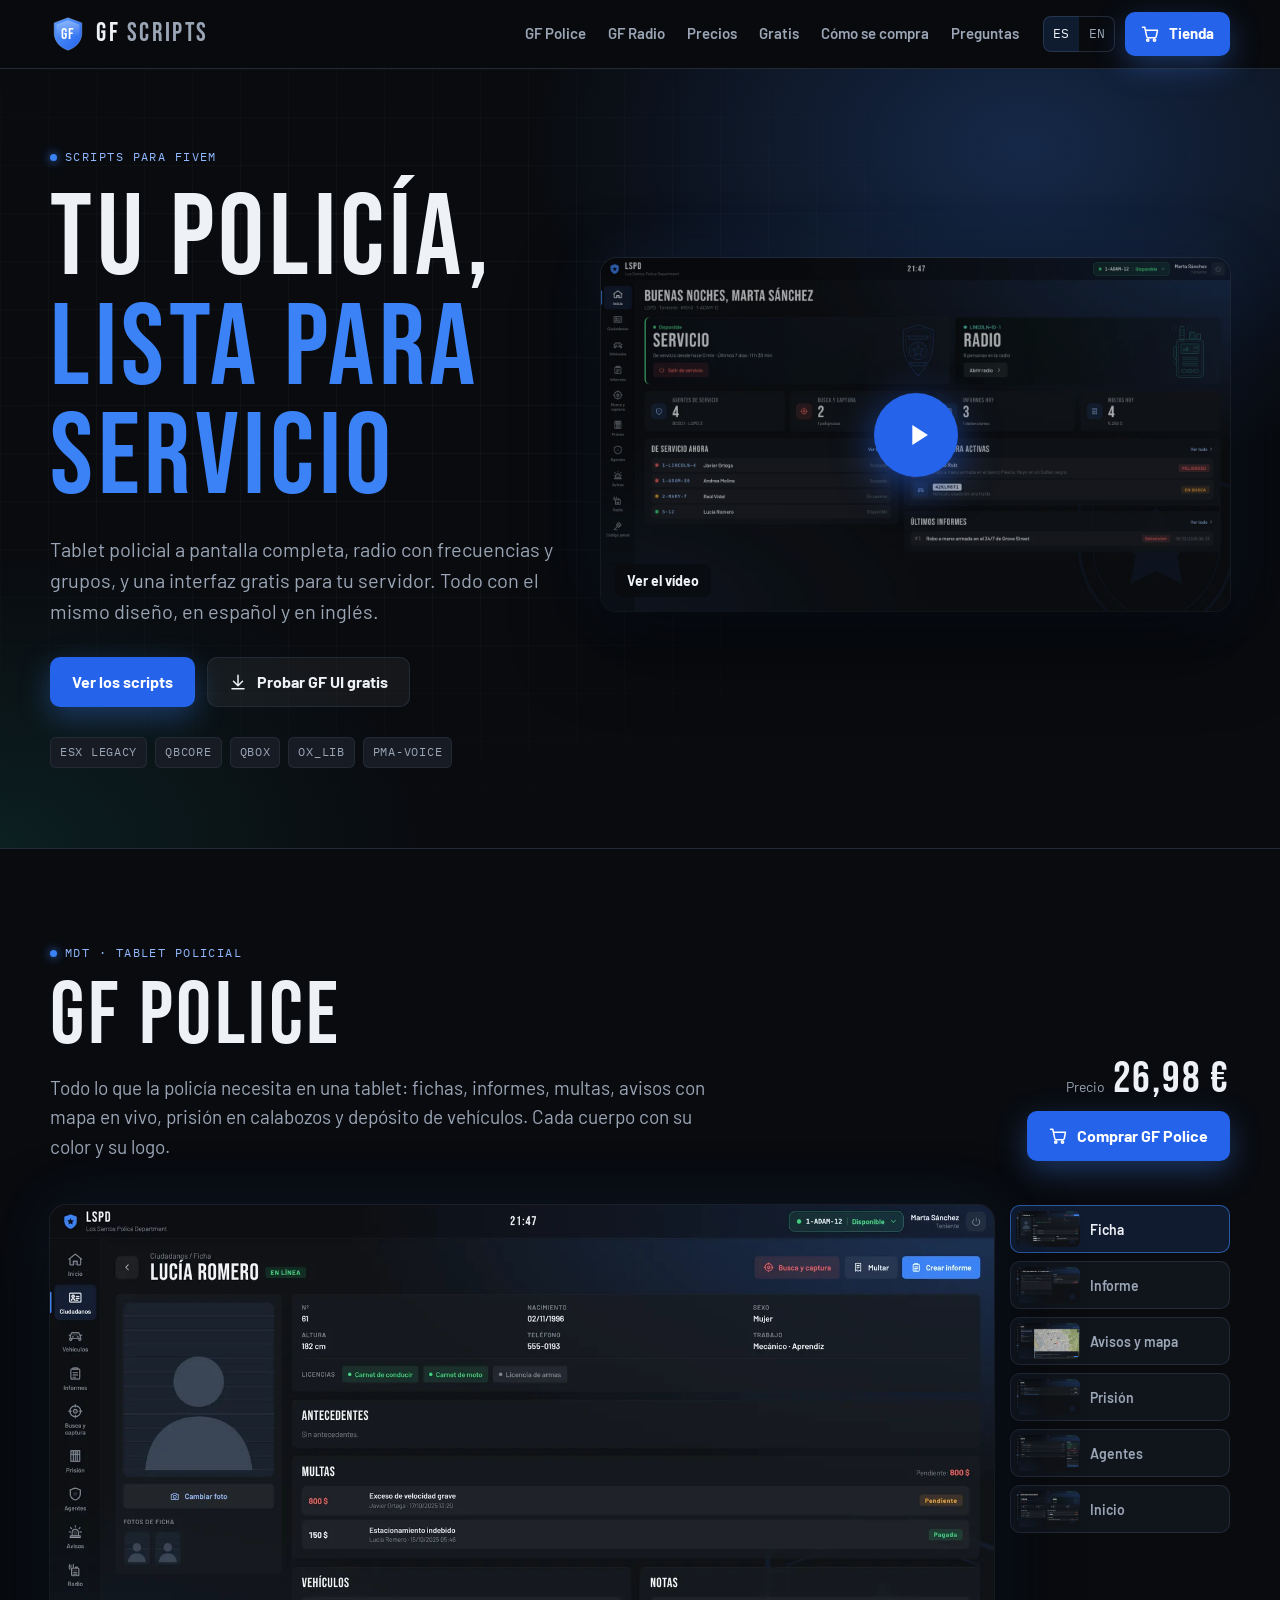
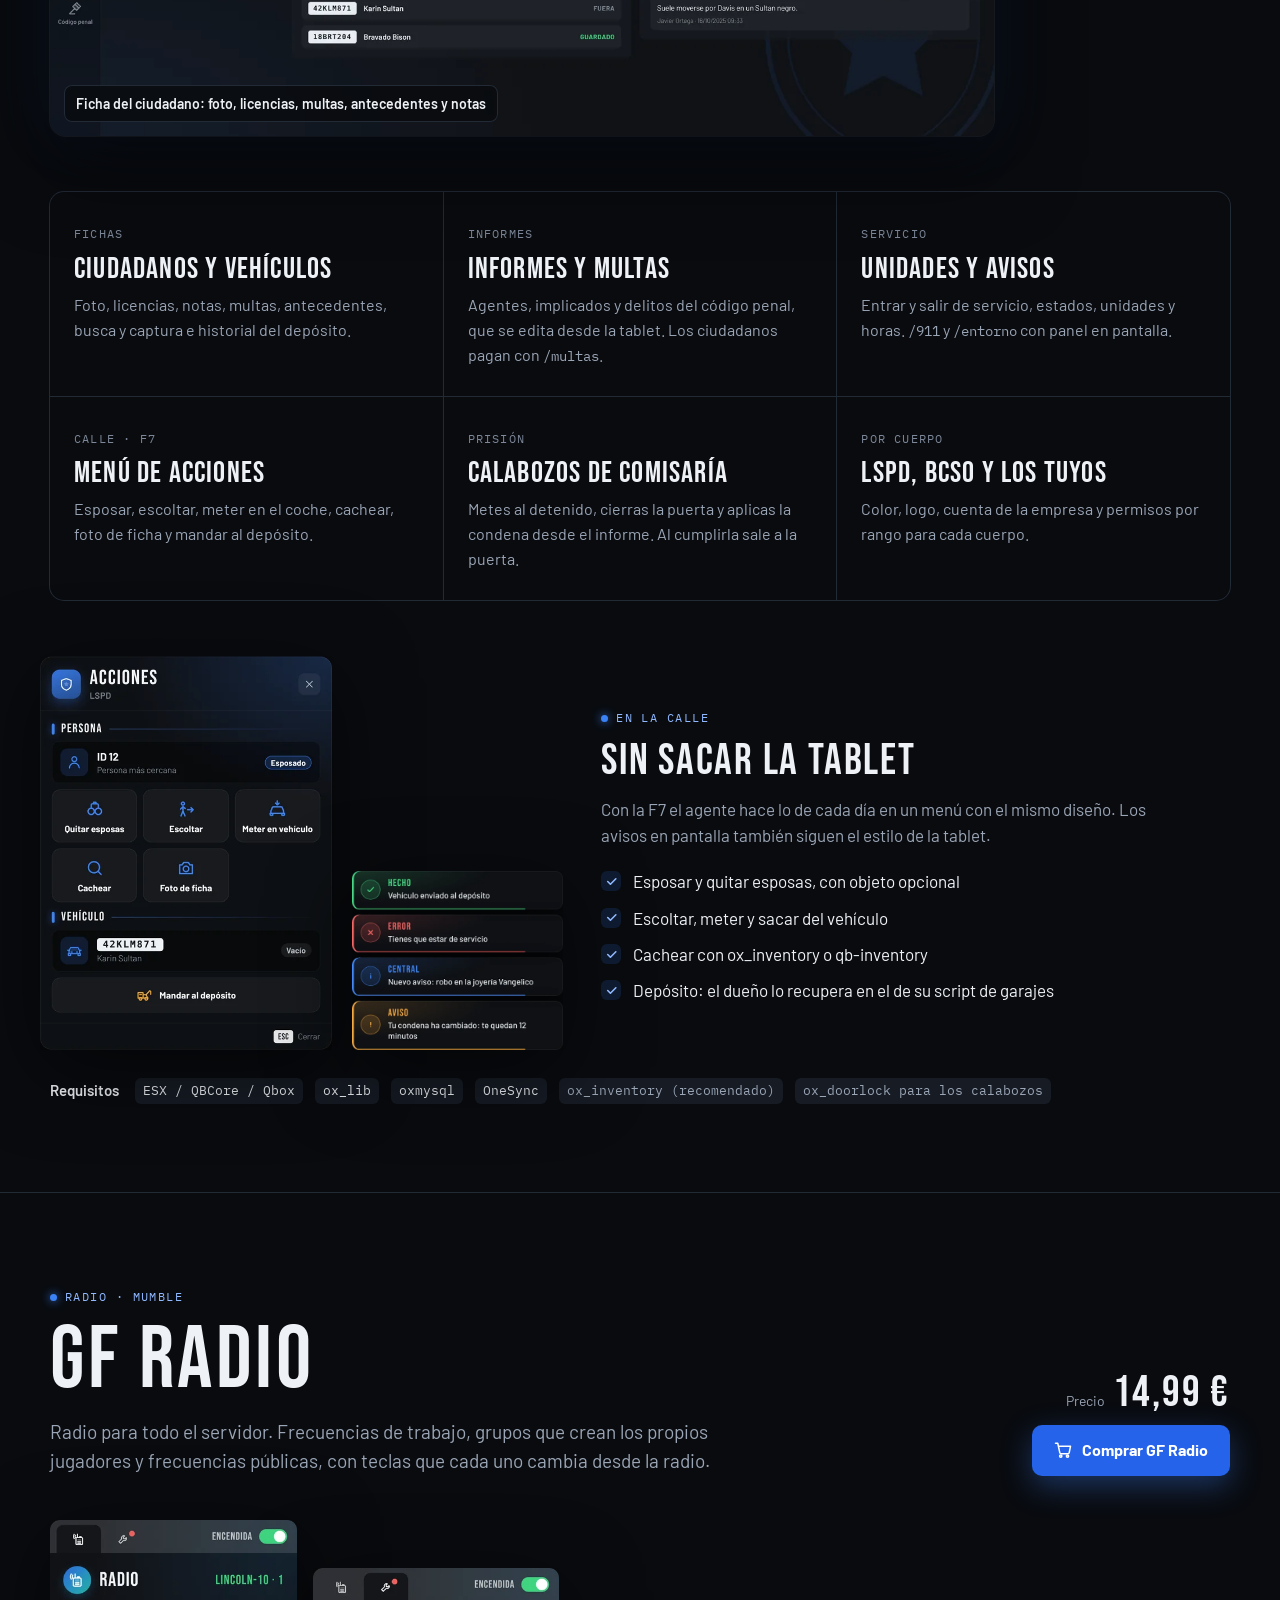
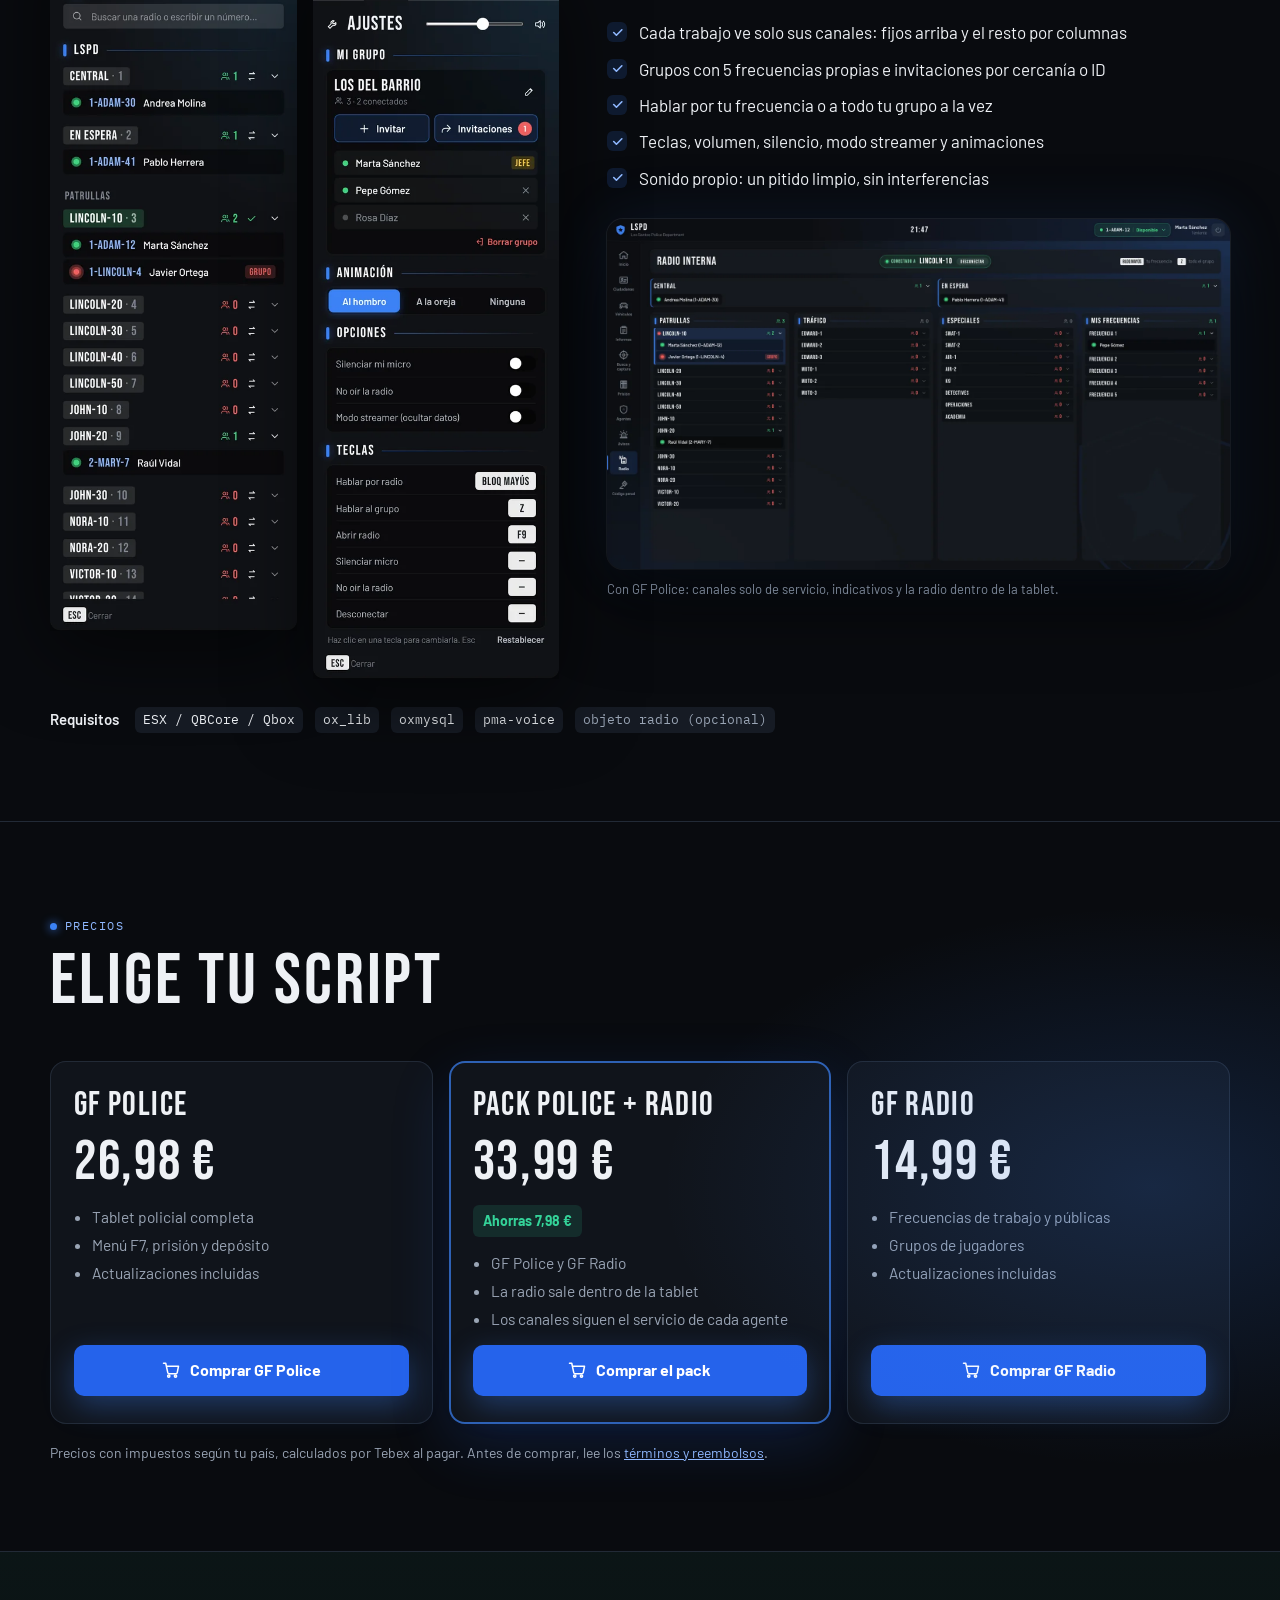
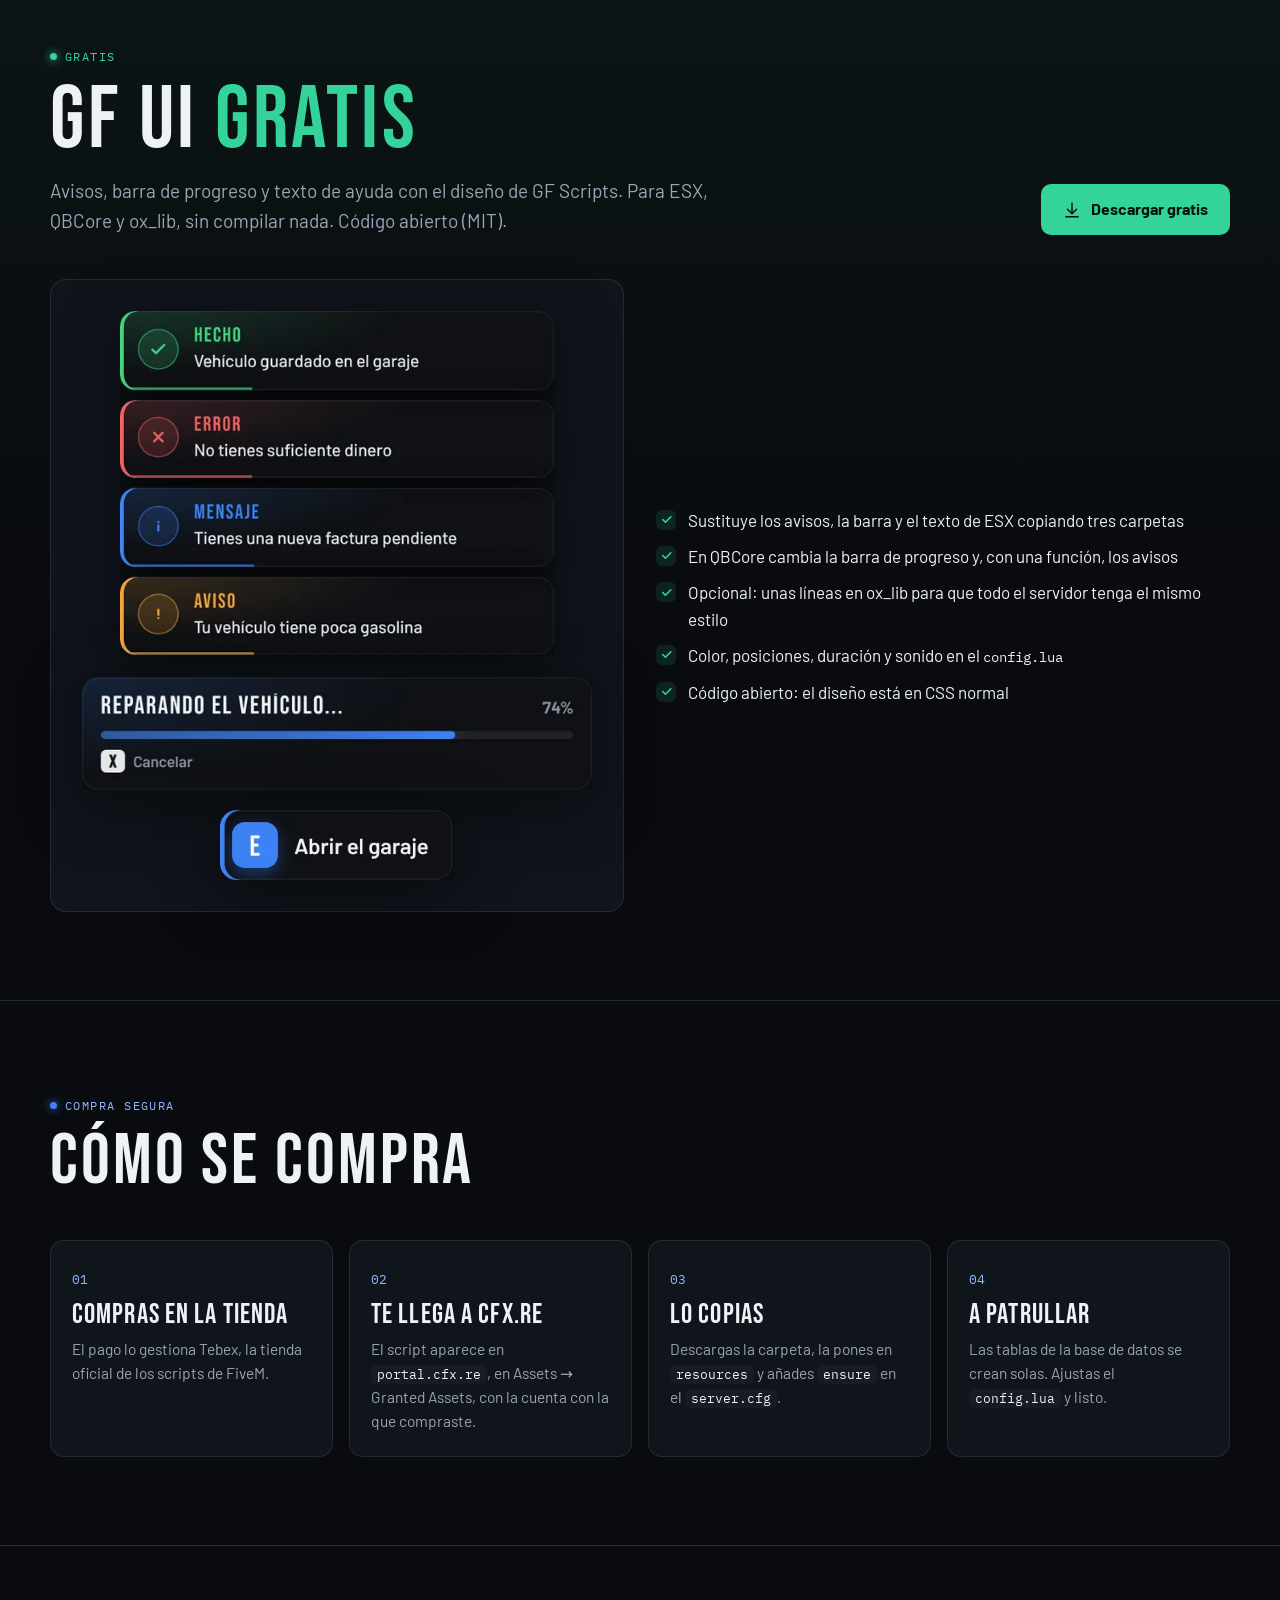
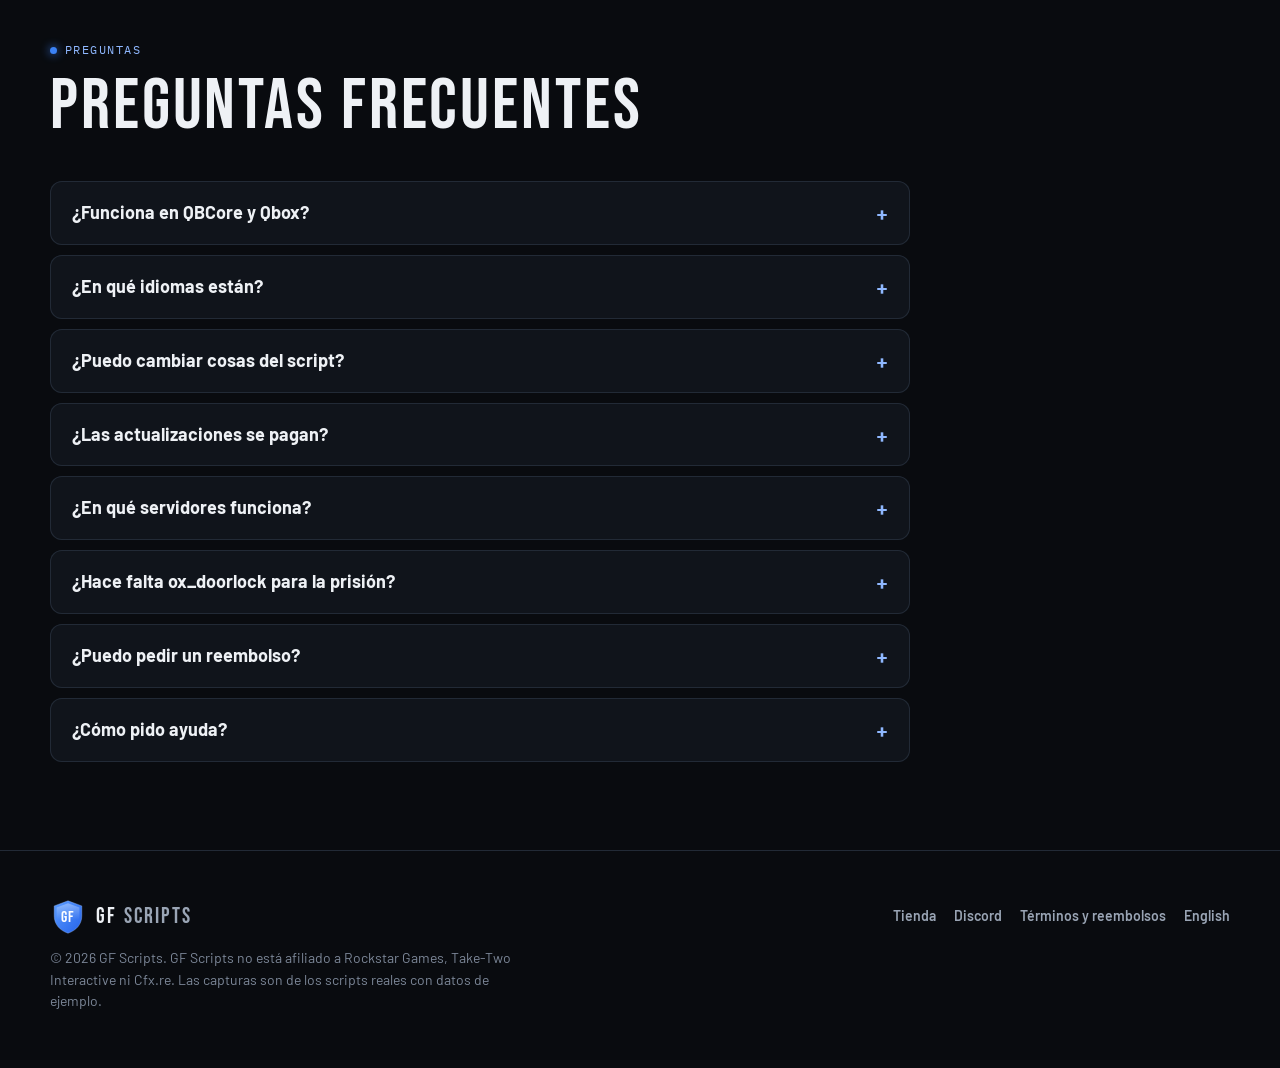
<file: index.html>
<!doctype html>
<html lang="es">
<head>
<meta charset="utf-8">
<meta name="viewport" content="width=device-width, initial-scale=1, viewport-fit=cover">
<title>GF Scripts · Scripts para FiveM</title>
<meta name="description" content="Tablet policial GF Police, radio GF Radio y GF UI gratis. Scripts para FiveM con diseño propio, en español e inglés, para ESX, QBCore y Qbox.">
<meta name="theme-color" content="#090b0f">
<link rel="icon" type="image/png" href="favicon.png">
<link rel="apple-touch-icon" href="apple-touch-icon.png">
<link rel="alternate" hreflang="es" href="https://gfscripts.github.io/">
<link rel="alternate" hreflang="en" href="https://gfscripts.github.io/en.html">

<!-- Vista previa al pegar el enlace en Discord, WhatsApp... -->
<meta property="og:type" content="website">
<meta property="og:site_name" content="GF Scripts">
<meta property="og:title" content="GF Scripts · Scripts para FiveM">
<meta property="og:description" content="Tablet policial GF Police, radio GF Radio y GF UI gratis. Para ESX, QBCore y Qbox.">
<meta property="og:url" content="https://gfscripts.github.io/">
<meta property="og:image" content="https://gfscripts.github.io/preview.jpg">
<meta property="og:locale" content="es_ES">
<meta name="twitter:card" content="summary_large_image">

<link rel="preconnect" href="https://fonts.googleapis.com">
<link rel="preconnect" href="https://fonts.gstatic.com" crossorigin>
<link rel="stylesheet" href="https://fonts.googleapis.com/css2?family=Barlow:wght@400;600;700&family=Bebas+Neue&family=IBM+Plex+Mono:wght@500&display=swap">
<link rel="stylesheet" href="style.css?v=2">
<link rel="preload" as="image" href="tab-home-hero.webp" fetchpriority="high">
</head>
<body>
<a class="skip" href="#inicio">Saltar al contenido</a>

<svg width="0" height="0" style="position:absolute" aria-hidden="true">
  <defs>
    <linearGradient id="gfA" x1="0" y1="0" x2="1" y2="1"><stop offset="0" stop-color="#5b9dff"/><stop offset="1" stop-color="#2563eb"/></linearGradient>
    <linearGradient id="gfB" x1="0" y1="0" x2="0" y2="1"><stop offset="0" stop-color="#ffffff" stop-opacity="0.35"/><stop offset="1" stop-color="#ffffff" stop-opacity="0"/></linearGradient>
    <symbol id="gf-mark" viewBox="0 0 120 120">
      <path d="M60 6l46 17v33c0 29-19 49-46 58C33 105 14 85 14 56V23z" fill="url(#gfA)"/>
      <path d="M60 6l46 17v33c0 29-19 49-46 58C33 105 14 85 14 56V23z" fill="none" stroke="#9ec2ff" stroke-opacity="0.6" stroke-width="2"/>
      <path d="M60 14l38 14v26c0 6-1 11-3 16H25c-2-5-3-10-3-16V28z" fill="url(#gfB)"/>
      <text x="60" y="78" text-anchor="middle" font-family="'Bebas Neue', Impact, sans-serif" font-size="54" letter-spacing="2" fill="#ffffff">GF</text>
    </symbol>
    <symbol id="i-cart" viewBox="0 0 24 24" fill="none" stroke="currentColor" stroke-width="2" stroke-linecap="round" stroke-linejoin="round"><circle cx="9" cy="20" r="1.5"/><circle cx="18" cy="20" r="1.5"/><path d="M2 3h3l2.7 12.4a2 2 0 0 0 2 1.6h8.6a2 2 0 0 0 2-1.6L22 7H6"/></symbol>
    <symbol id="i-down" viewBox="0 0 24 24" fill="none" stroke="currentColor" stroke-width="2" stroke-linecap="round" stroke-linejoin="round"><path d="M12 3v12M6 11l6 6 6-6M4 21h16"/></symbol>
    <symbol id="i-chat" viewBox="0 0 24 24" fill="none" stroke="currentColor" stroke-width="2" stroke-linecap="round" stroke-linejoin="round"><path d="M21 12a8 8 0 0 1-11.6 7.1L4 20l1-4.6A8 8 0 1 1 21 12z"/></symbol>
  </defs>
</svg>

<header>
  <div class="wrap bar">
    <a class="brand" href="#inicio" aria-label="GF Scripts, inicio">
      <svg aria-hidden="true"><use href="#gf-mark"/></svg>
      <span><b>GF</b> SCRIPTS</span>
    </a>
    <nav aria-label="Secciones">
      <a href="#police">GF Police</a>
      <a href="#radio">GF Radio</a>
      <a href="#precios">Precios</a>
      <a href="#gratis">Gratis</a>
      <a href="#compra">Cómo se compra</a>
      <a href="#preguntas">Preguntas</a>
    </nav>
    <div class="head-actions">
      <div class="lang" aria-label="Idioma">
        <span aria-current="true" lang="es">ES</span>
        <a href="en.html" lang="en" hreflang="en" aria-label="English version">EN</a>
      </div>
      <!-- TEBEX: este botón se convierte solo en "Tienda" cuando pongas el enlace en app.js (CONFIG.tienda) -->
      <a class="btn btn-soon" data-buy="store" href="https://discord.gg/nR78WKsqf"><svg aria-hidden="true"><use href="#i-chat"/></svg>Próximamente</a>
    </div>
  </div>
</header>

<main id="inicio">
  <!-- ===== PORTADA ===== -->
  <div class="hero">
    <div class="wrap hero-grid">
      <div>
        <span class="tag">Scripts para FiveM</span>
        <h1>Tu policía, <em>lista para servicio</em></h1>
        <p class="lead">Tablet policial a pantalla completa, radio con frecuencias y grupos, y una interfaz gratis para tu servidor. Todo con el mismo diseño, en español y en inglés.</p>
        <div class="actions">
          <a class="btn btn-primary" href="#police">Ver los scripts</a>
          <a class="btn btn-ghost" href="#gratis"><svg aria-hidden="true"><use href="#i-down"/></svg>Probar GF UI gratis</a>
        </div>
        <div class="fw" aria-label="Compatible con">
          <span>ESX LEGACY</span><span>QBCORE</span><span>QBOX</span><span>OX_LIB</span><span>PMA-VOICE</span>
        </div>
      </div>
      <!-- VÍDEO: cuando lo tengas, pon el código de YouTube en app.js (CONFIG.video) y saldrá aquí en lugar de la captura -->
      <div class="hero-shot" id="hero-video">
        <div class="screen"><img src="tab-home-hero.webp" width="1440" height="810" fetchpriority="high" alt="Pantalla de inicio de la tablet GF Police con el servicio, la radio, los agentes de servicio y las búsquedas activas"></div>
        <img class="float-timer" src="jail-timer.webp" width="400" height="211" alt="Contador de condena en prisión: 25:35">
        <img class="float-radio" src="radio-list.webp" width="420" height="1211" alt="Radio GF Radio con la lista de frecuencias">
      </div>
    </div>
  </div>

  <!-- ===== GF POLICE ===== -->
  <section id="police">
    <div class="wrap">
      <div class="sec-head">
        <div>
          <span class="tag">MDT · Tablet policial</span>
          <h2>GF Police</h2>
          <p class="lead">Todo lo que la policía necesita en una tablet: fichas, informes, multas, avisos con mapa en vivo, prisión en calabozos y depósito de vehículos. Cada cuerpo con su color y su logo.</p>
        </div>
        <div class="buy">
          <div class="price"><small>Precio</small><span data-price="police">[X €]</span></div>
          <!-- TEBEX: botón de compra de GF Police (se cambia solo desde app.js) -->
          <a class="btn btn-soon" data-buy="police" href="https://discord.gg/nR78WKsqf"><svg aria-hidden="true"><use href="#i-chat"/></svg>Próximamente</a>
          <span class="hint">Entérate el primero en Discord</span>
        </div>
      </div>

      <div class="gallery">
        <div class="screen" id="gal-main" role="button" tabindex="0" aria-label="Ver la captura en grande">
          <img id="gal-img" src="tab-citizen.webp" width="1600" height="900" loading="lazy" decoding="async" alt="Ficha del ciudadano: foto, licencias, multas, antecedentes y notas">
          <div class="cap" id="gal-cap"></div>
        </div>
        <div class="thumbs" id="gal-thumbs" aria-label="Capturas de GF Police">
          <button type="button" data-src="tab-citizen.webp" data-cap="Ficha del ciudadano: foto, licencias, multas, antecedentes y notas">
            <img src="tab-citizen.webp" width="1600" height="900" loading="lazy" decoding="async" alt="">Ficha
          </button>
          <button type="button" data-src="tab-report.webp" data-cap="Informes con agentes, implicados y delitos del código penal">
            <img src="tab-report.webp" width="1600" height="900" loading="lazy" decoding="async" alt="">Informe
          </button>
          <button type="button" data-src="tab-alerts.webp" data-cap="Avisos del 911 y anónimos con el mapa en vivo">
            <img src="tab-alerts.webp" width="1600" height="900" loading="lazy" decoding="async" alt="">Avisos y mapa
          </button>
          <button type="button" data-src="tab-jail.webp" data-cap="Presos en los calabozos, con el tiempo que les queda">
            <img src="tab-jail.webp" width="1600" height="900" loading="lazy" decoding="async" alt="">Prisión
          </button>
          <button type="button" data-src="tab-agents.webp" data-cap="Plantilla: placas, rangos y horas de servicio">
            <img src="tab-agents.webp" width="1600" height="900" loading="lazy" decoding="async" alt="">Agentes
          </button>
          <button type="button" data-src="tab-home.webp" data-cap="Inicio: servicio, unidad, radio y búsquedas activas">
            <img src="tab-home.webp" width="1600" height="900" loading="lazy" decoding="async" alt="">Inicio
          </button>
        </div>
      </div>

      <div class="features">
        <div class="feature"><span class="k">Fichas</span><h3>Ciudadanos y vehículos</h3><p>Foto, licencias, notas, multas, antecedentes, busca y captura e historial del depósito.</p></div>
        <div class="feature"><span class="k">Informes</span><h3>Informes y multas</h3><p>Agentes, implicados y delitos del código penal, que se edita desde la tablet. Los ciudadanos pagan con <code style="font-family:var(--mono);font-size:14px">/multas</code>.</p></div>
        <div class="feature"><span class="k">Servicio</span><h3>Unidades y avisos</h3><p>Entrar y salir de servicio, estados, unidades y horas. <code style="font-family:var(--mono);font-size:14px">/911</code> y <code style="font-family:var(--mono);font-size:14px">/entorno</code> con panel en pantalla.</p></div>
        <div class="feature"><span class="k">Calle · F7</span><h3>Menú de acciones</h3><p>Esposar, escoltar, meter en el coche, cachear, foto de ficha y mandar al depósito.</p></div>
        <div class="feature"><span class="k">Prisión</span><h3>Calabozos de comisaría</h3><p>Metes al detenido, cierras la puerta y aplicas la condena desde el informe. Al cumplirla sale a la puerta.</p></div>
        <div class="feature"><span class="k">Por cuerpo</span><h3>LSPD, BCSO y los tuyos</h3><p>Color, logo, cuenta de la empresa y permisos por rango para cada cuerpo.</p></div>
      </div>

      <div class="duo">
        <div class="pics">
          <img src="f7.webp" width="520" height="702" loading="lazy" decoding="async" alt="Menú de acciones F7: esposar, escoltar, meter en el vehículo, cachear, foto de ficha y mandar al depósito">
          <img src="toasts.webp" width="540" height="457" loading="lazy" decoding="async" alt="Avisos en pantalla con el diseño de GF Police">
        </div>
        <div>
          <span class="tag">En la calle</span>
          <h3 style="margin-top:12px">Sin sacar la tablet</h3>
          <p>Con la F7 el agente hace lo de cada día en un menú con el mismo diseño. Los avisos en pantalla también siguen el estilo de la tablet.</p>
          <ul class="checks">
            <li>Esposar y quitar esposas, con objeto opcional</li>
            <li>Escoltar, meter y sacar del vehículo</li>
            <li>Cachear con ox_inventory o qb-inventory</li>
            <li>Depósito: el dueño lo recupera en el de su script de garajes</li>
          </ul>
        </div>
      </div>

      <div class="reqs">
        <strong>Requisitos</strong>
        <code>ESX / QBCore / Qbox</code><code>ox_lib</code><code>oxmysql</code><code>OneSync</code>
        <code class="opt">ox_inventory (recomendado)</code><code class="opt">ox_doorlock para los calabozos</code>
      </div>
    </div>
  </section>

  <!-- ===== GF RADIO ===== -->
  <section id="radio">
    <div class="wrap">
      <div class="sec-head">
        <div>
          <span class="tag">Radio · Mumble</span>
          <h2>GF Radio</h2>
          <p class="lead">Radio para todo el servidor. Frecuencias de trabajo, grupos que crean los propios jugadores y frecuencias públicas, con teclas que cada uno cambia desde la radio.</p>
        </div>
        <div class="buy">
          <div class="price"><small>Precio</small><span data-price="radio">[X €]</span></div>
          <!-- TEBEX: botón de compra de GF Radio (se cambia solo desde app.js) -->
          <a class="btn btn-soon" data-buy="radio" href="https://discord.gg/nR78WKsqf"><svg aria-hidden="true"><use href="#i-chat"/></svg>Próximamente</a>
          <span class="hint">Entérate el primero en Discord</span>
        </div>
      </div>

      <div class="radio-grid">
        <div class="radio-pics">
          <img src="radio-list.webp" width="420" height="1211" loading="lazy" decoding="async" alt="GF Radio: lista de frecuencias de la policía por columnas">
          <img src="radio-settings.webp" width="420" height="1211" loading="lazy" decoding="async" alt="GF Radio: ajustes de volumen, sonido y teclas">
        </div>
        <div class="radio-side">
          <ul class="checks">
            <li>Cada trabajo ve solo sus canales: fijos arriba y el resto por columnas</li>
            <li>Grupos con 5 frecuencias propias e invitaciones por cercanía o ID</li>
            <li>Hablar por tu frecuencia o a todo tu grupo a la vez</li>
            <li>Teclas, volumen, silencio, modo streamer y animaciones</li>
            <li>Sonido propio: un pitido limpio, sin interferencias</li>
          </ul>
          <div class="screen"><img src="tab-radio.webp" width="1600" height="900" loading="lazy" decoding="async" alt="La radio dentro de la tablet GF Police, con los indicativos de cada agente"></div>
          <p class="soon" style="margin-top:10px">Con GF Police: canales solo de servicio, indicativos y la radio dentro de la tablet.</p>
        </div>
      </div>

      <div class="reqs">
        <strong>Requisitos</strong>
        <code>ESX / QBCore / Qbox</code><code>ox_lib</code><code>oxmysql</code><code>pma-voice</code>
        <code class="opt">objeto radio (opcional)</code>
      </div>
    </div>
  </section>

  <!-- ===== PRECIOS ===== -->
  <!-- Los precios se escriben en app.js (CONFIG.precios). Aquí solo se ve "[X €]" hasta que los pongas. -->
  <section id="precios" class="pack">
    <div class="wrap">
      <span class="tag">Precios</span>
      <h2 style="font-size:clamp(48px,6vw,72px);margin-top:12px">Elige tu script</h2>
      <div class="prices">
        <div class="plan">
          <h3>GF Police</h3>
          <div class="amount" data-price="police">[X €]</div>
          <ul>
            <li>Tablet policial completa</li>
            <li>Menú F7, prisión y depósito</li>
            <li>Actualizaciones incluidas</li>
          </ul>
          <a class="btn btn-soon" data-buy="police" href="https://discord.gg/nR78WKsqf"><svg aria-hidden="true"><use href="#i-chat"/></svg>Próximamente</a>
        </div>
        <div class="plan best" id="pack">
          <h3>Pack Police + Radio</h3>
          <div class="amount" data-price="pack">[X €]</div>
          <span class="save" data-save>Ahorras [X €]</span>
          <ul>
            <li>GF Police y GF Radio</li>
            <li>La radio sale dentro de la tablet</li>
            <li>Los canales siguen el servicio de cada agente</li>
          </ul>
          <a class="btn btn-soon" data-buy="pack" href="https://discord.gg/nR78WKsqf"><svg aria-hidden="true"><use href="#i-chat"/></svg>Próximamente</a>
        </div>
        <div class="plan">
          <h3>GF Radio</h3>
          <div class="amount" data-price="radio">[X €]</div>
          <ul>
            <li>Frecuencias de trabajo y públicas</li>
            <li>Grupos de jugadores</li>
            <li>Actualizaciones incluidas</li>
          </ul>
          <a class="btn btn-soon" data-buy="radio" href="https://discord.gg/nR78WKsqf"><svg aria-hidden="true"><use href="#i-chat"/></svg>Próximamente</a>
        </div>
      </div>
      <p class="prices-note">Precios con impuestos según tu país, calculados por Tebex al pagar. Antes de comprar, lee los <a href="terminos.html" style="color:var(--accent-text)">términos y reembolsos</a>.</p>
    </div>
  </section>

  <!-- ===== GRATIS ===== -->
  <section id="gratis" class="free-sec">
    <div class="wrap">
      <div class="sec-head">
        <div>
          <span class="tag free">Gratis</span>
          <h2>GF UI <em>gratis</em></h2>
          <p class="lead">Avisos, barra de progreso y texto de ayuda con el diseño de GF Scripts. Para ESX, QBCore y ox_lib, sin compilar nada. Código abierto (MIT).</p>
        </div>
        <div class="buy">
          <a class="btn btn-free" data-link="gfui" href="gf-ui.zip" download><svg aria-hidden="true"><use href="#i-down"/></svg>Descargar gratis</a>
          <a class="hint" data-link="gfui-github" href="#gratis" style="color:var(--free)">Código en GitHub</a>
        </div>
      </div>
      <div class="free-grid">
        <div class="free-demo">
          <img class="t" src="ui-toasts.webp" width="540" height="430" loading="lazy" decoding="async" alt="Avisos de GF UI: hecho, error, mensaje y aviso">
          <img class="p" src="ui-progress.webp" width="600" height="134" loading="lazy" decoding="async" alt="Barra de progreso de GF UI: Reparando el vehículo, 74%">
          <img class="x" src="ui-text.webp" width="308" height="92" loading="lazy" decoding="async" alt="Texto de ayuda de GF UI con la tecla E">
        </div>
        <div>
          <ul class="checks">
            <li>Sustituye los avisos, la barra y el texto de ESX copiando tres carpetas</li>
            <li>En QBCore cambia la barra de progreso y, con una función, los avisos</li>
            <li>Opcional: unas líneas en ox_lib para que todo el servidor tenga el mismo estilo</li>
            <li>Color, posiciones, duración y sonido en el <code style="font-family:var(--mono);font-size:14px">config.lua</code></li>
            <li>Código abierto: el diseño está en CSS normal</li>
          </ul>
        </div>
      </div>
    </div>
  </section>

  <!-- ===== CÓMO SE COMPRA ===== -->
  <section id="compra">
    <div class="wrap">
      <p class="soon-box" id="store-soon"><strong>La tienda abre muy pronto.</strong> Únete a nuestro <a data-link="discord" href="https://discord.gg/nR78WKsqf">Discord</a> para enterarte el primero. Mientras tanto puedes descargar <a href="#gratis">GF UI gratis</a>.</p>
      <span class="tag">Compra segura</span>
      <h2 style="font-size:clamp(48px,6vw,72px);margin-top:12px">Cómo se compra</h2>
      <div class="steps">
        <div class="step"><h3>Compras en la tienda</h3><p>El pago lo gestiona Tebex, la tienda oficial de los scripts de FiveM.</p></div>
        <div class="step"><h3>Te llega a Cfx.re</h3><p>El script aparece en <code>portal.cfx.re</code>, en Assets → Granted Assets, con la cuenta con la que compraste.</p></div>
        <div class="step"><h3>Lo copias</h3><p>Descargas la carpeta, la pones en <code>resources</code> y añades <code>ensure</code> en el <code>server.cfg</code>.</p></div>
        <div class="step"><h3>A patrullar</h3><p>Las tablas de la base de datos se crean solas. Ajustas el <code>config.lua</code> y listo.</p></div>
      </div>
    </div>
  </section>

  <!-- ===== PREGUNTAS ===== -->
  <section id="preguntas">
    <div class="wrap">
      <span class="tag">Preguntas</span>
      <h2 style="font-size:clamp(48px,6vw,72px);margin-top:12px">Preguntas frecuentes</h2>
      <div class="faq">
        <details>
          <summary>¿Funciona en QBCore y Qbox?</summary>
          <p>Sí. GF Police y GF Radio detectan solos si el servidor usa ESX Legacy, QBCore o Qbox. También funcionan con ox_inventory o qb-inventory, y con otros inventarios a través del framework.</p>
        </details>
        <details>
          <summary>¿En qué idiomas están?</summary>
          <p>En español e inglés. Se elige en el <code style="font-family:var(--mono);font-size:14px">server.cfg</code> con <code style="font-family:var(--mono);font-size:14px">setr ox:locale es</code> o <code style="font-family:var(--mono);font-size:14px">en</code>. Los textos están en archivos abiertos, así que puedes añadir tu idioma.</p>
        </details>
        <details>
          <summary>¿Puedo cambiar cosas del script?</summary>
          <p>Sí. La configuración, los textos, el código de compatibilidad con cada framework, inventario y banco, y el estilo de los avisos vienen abiertos. Solo va protegida la parte principal, con el sistema oficial de Cfx.re.</p>
        </details>
        <details>
          <summary>¿Las actualizaciones se pagan?</summary>
          <p>No. Cuando sale una versión nueva la descargas otra vez desde portal.cfx.re, con la misma cuenta.</p>
        </details>
        <details>
          <summary>¿En qué servidores funciona?</summary>
          <p>En los servidores cuya clave (license key) sea de la misma cuenta de Cfx.re con la que compraste.</p>
        </details>
        <details>
          <summary>¿Hace falta ox_doorlock para la prisión?</summary>
          <p>No es obligatorio, pero es lo que recomendamos: el agente mete al detenido en el calabozo, cierra la puerta con ox_doorlock y aplica la condena desde el informe.</p>
        </details>
        <details>
          <summary>¿Puedo pedir un reembolso?</summary>
          <p>Lo explicamos en los <a href="terminos.html" style="color:var(--accent-text)">términos y reembolsos</a>. Si algo no funciona, escríbenos primero en Discord: casi siempre tiene arreglo.</p>
        </details>
        <details>
          <summary>¿Cómo pido ayuda?</summary>
          <p>En nuestro <a data-link="discord" href="https://discord.gg/nR78WKsqf" style="color:var(--accent-text)">Discord</a>, en el canal de soporte para clientes. Ten a mano el ID de la compra de Tebex y lo que salga en rojo en la consola.</p>
        </details>
      </div>
    </div>
  </section>
</main>

<footer>
  <div class="wrap foot">
    <div>
      <a class="brand" href="#inicio" aria-label="GF Scripts, inicio"><svg aria-hidden="true"><use href="#gf-mark"/></svg><span><b>GF</b> SCRIPTS</span></a>
      <p>© 2026 GF Scripts. GF Scripts no está afiliado a Rockstar Games, Take-Two Interactive ni Cfx.re. Las capturas son de los scripts reales con datos de ejemplo.</p>
    </div>
    <div class="foot-links">
      <!-- TEBEX: el enlace "Tienda" lleva al Discord hasta que pongas CONFIG.tienda en app.js -->
      <a data-buy="store" href="https://discord.gg/nR78WKsqf">Tienda (próximamente)</a>
      <a data-link="discord" href="https://discord.gg/nR78WKsqf">Discord</a>
      <a href="terminos.html">Términos y reembolsos</a>
      <a href="en.html" lang="en" hreflang="en">English</a>
    </div>
  </div>
</footer>

<dialog class="viewer" id="viewer" aria-label="Captura en grande">
  <button class="close" type="button" aria-label="Cerrar">×</button>
  <img id="viewer-img" alt="">
  <p id="viewer-cap"></p>
</dialog>

<script src="app.js"></script>
</body>
</html>
</file>
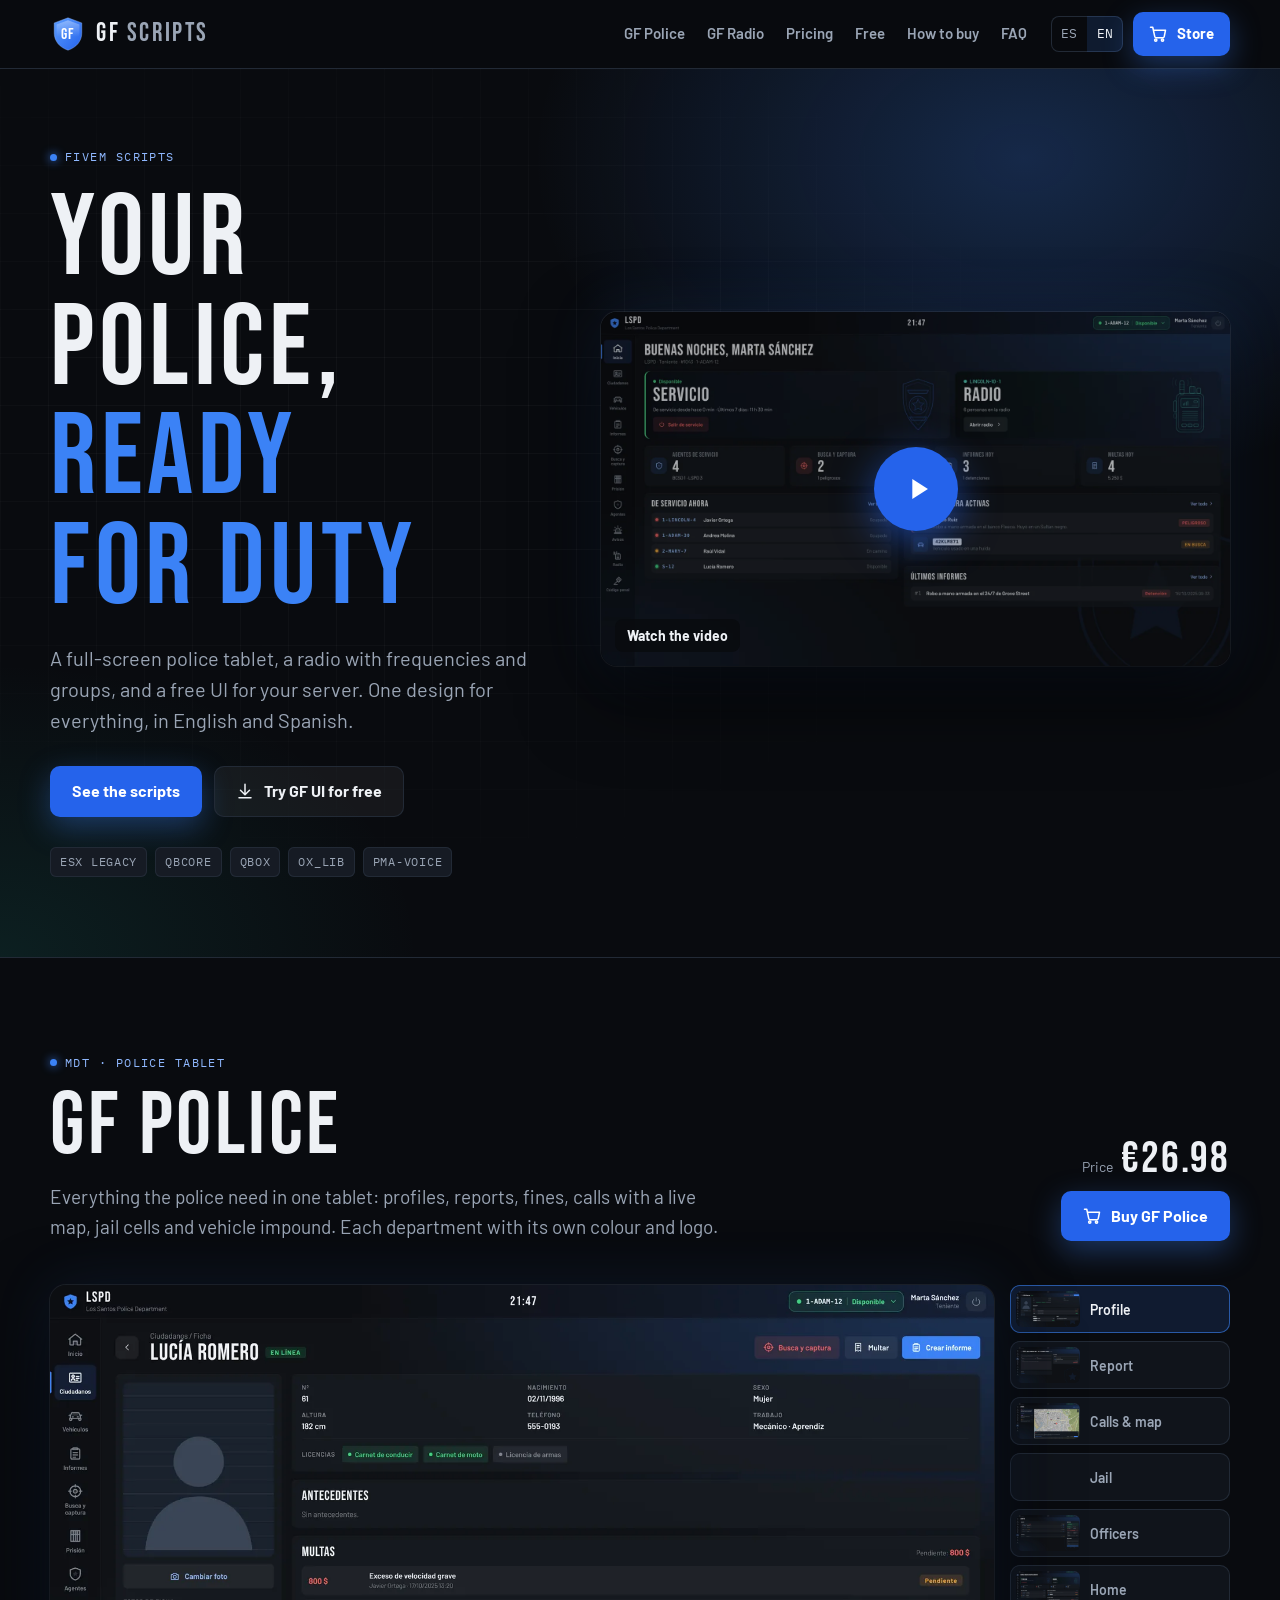
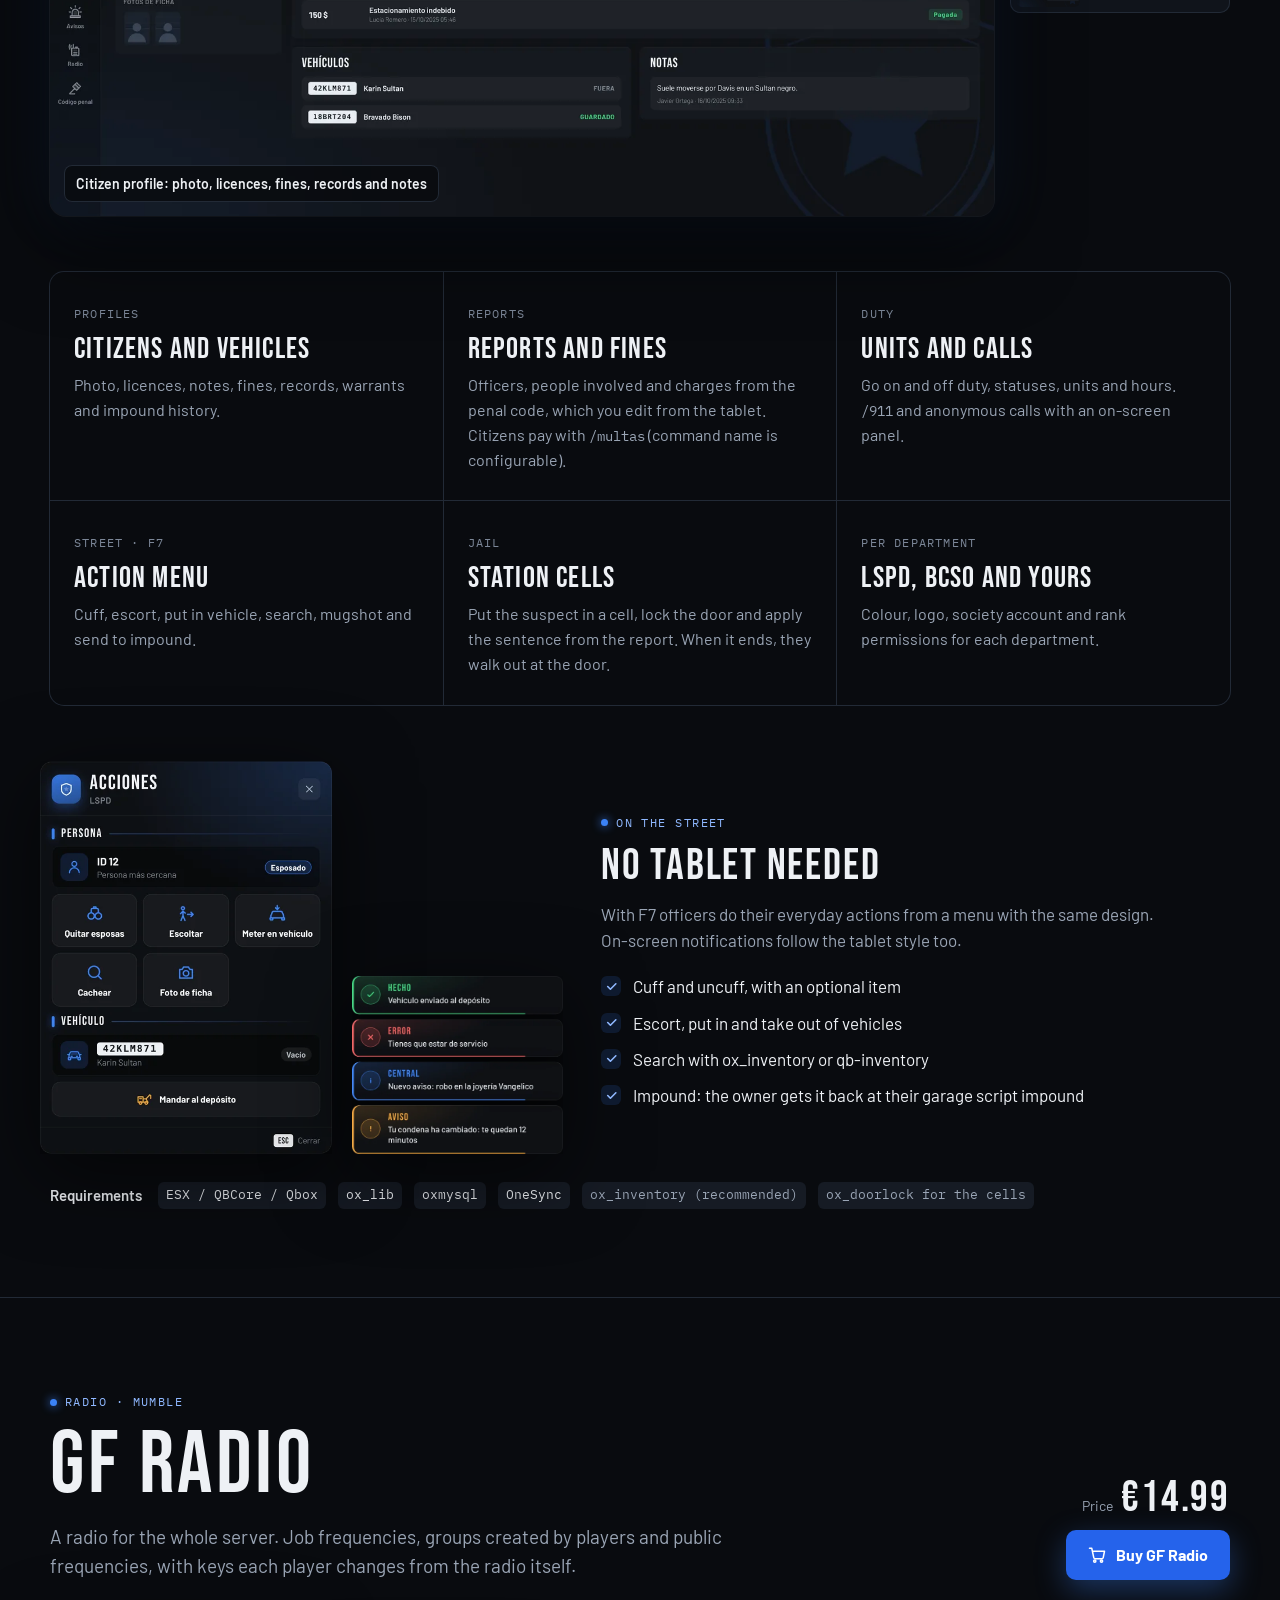
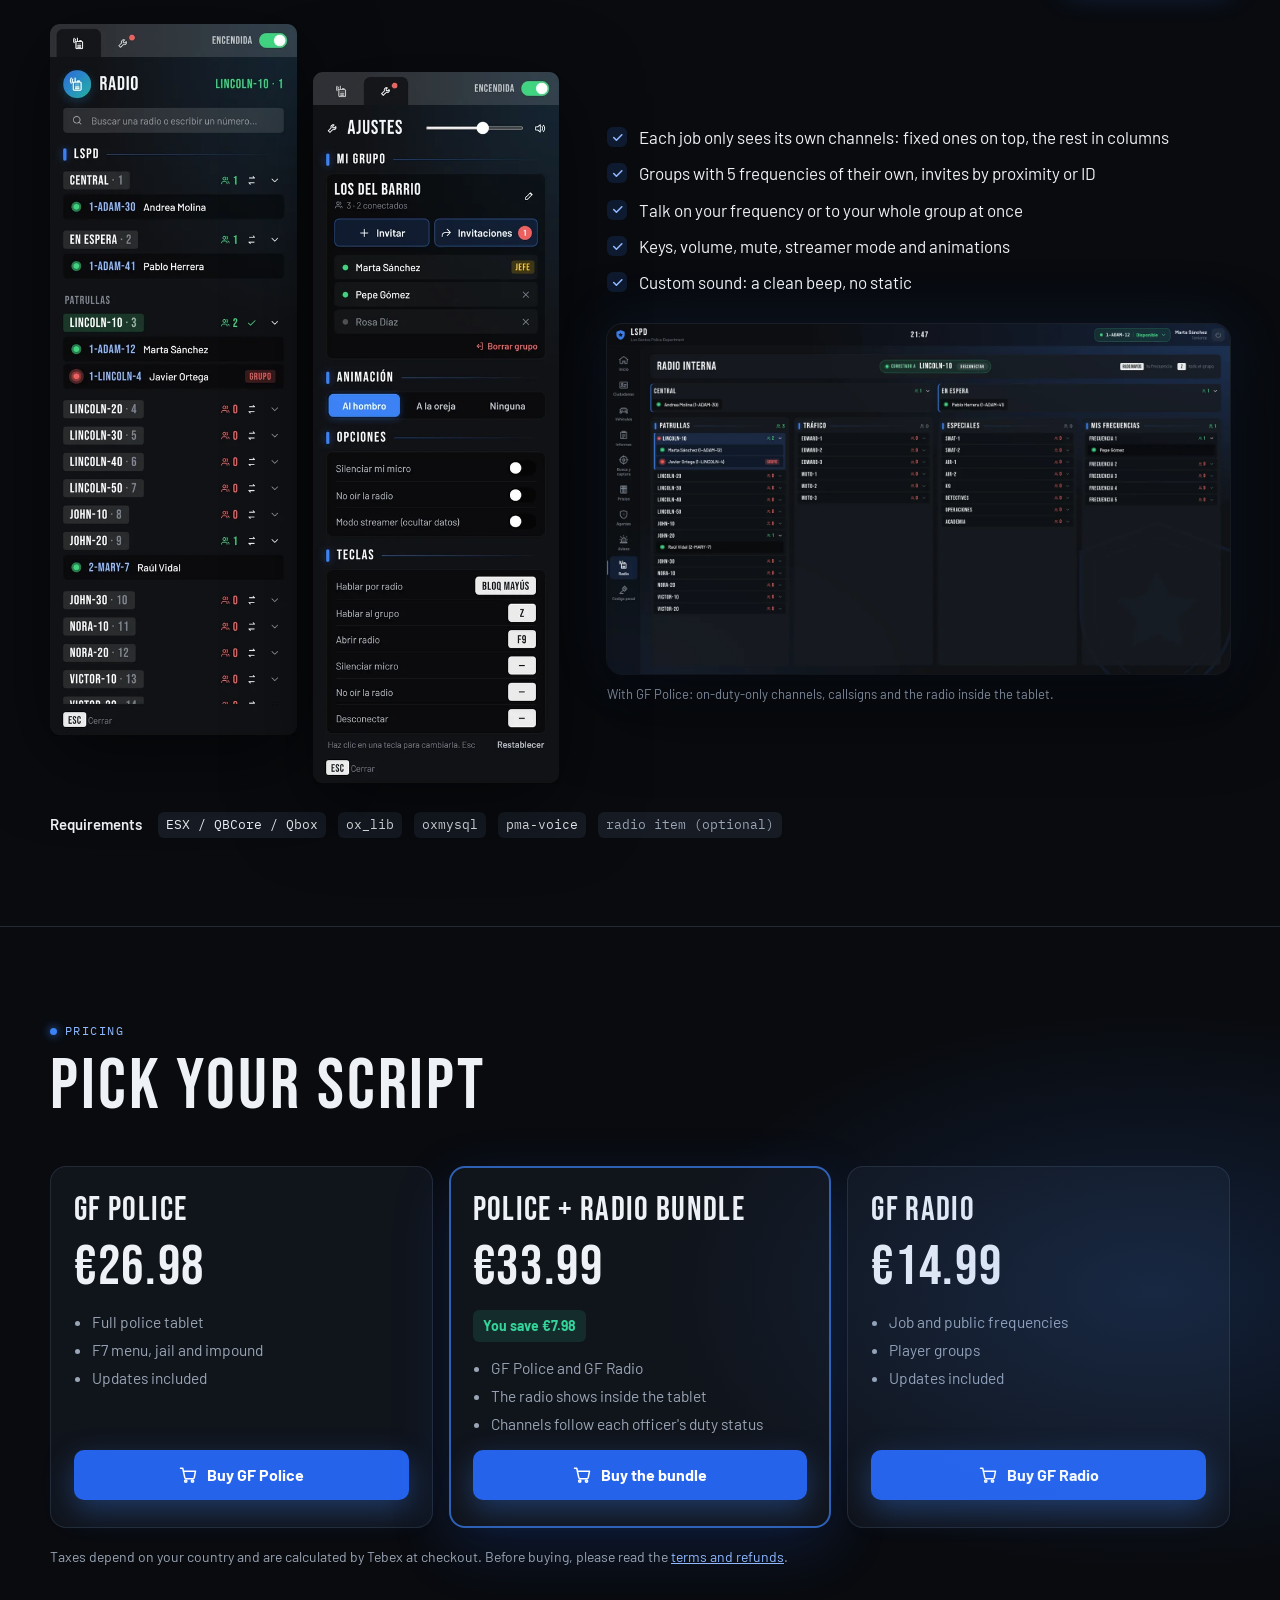
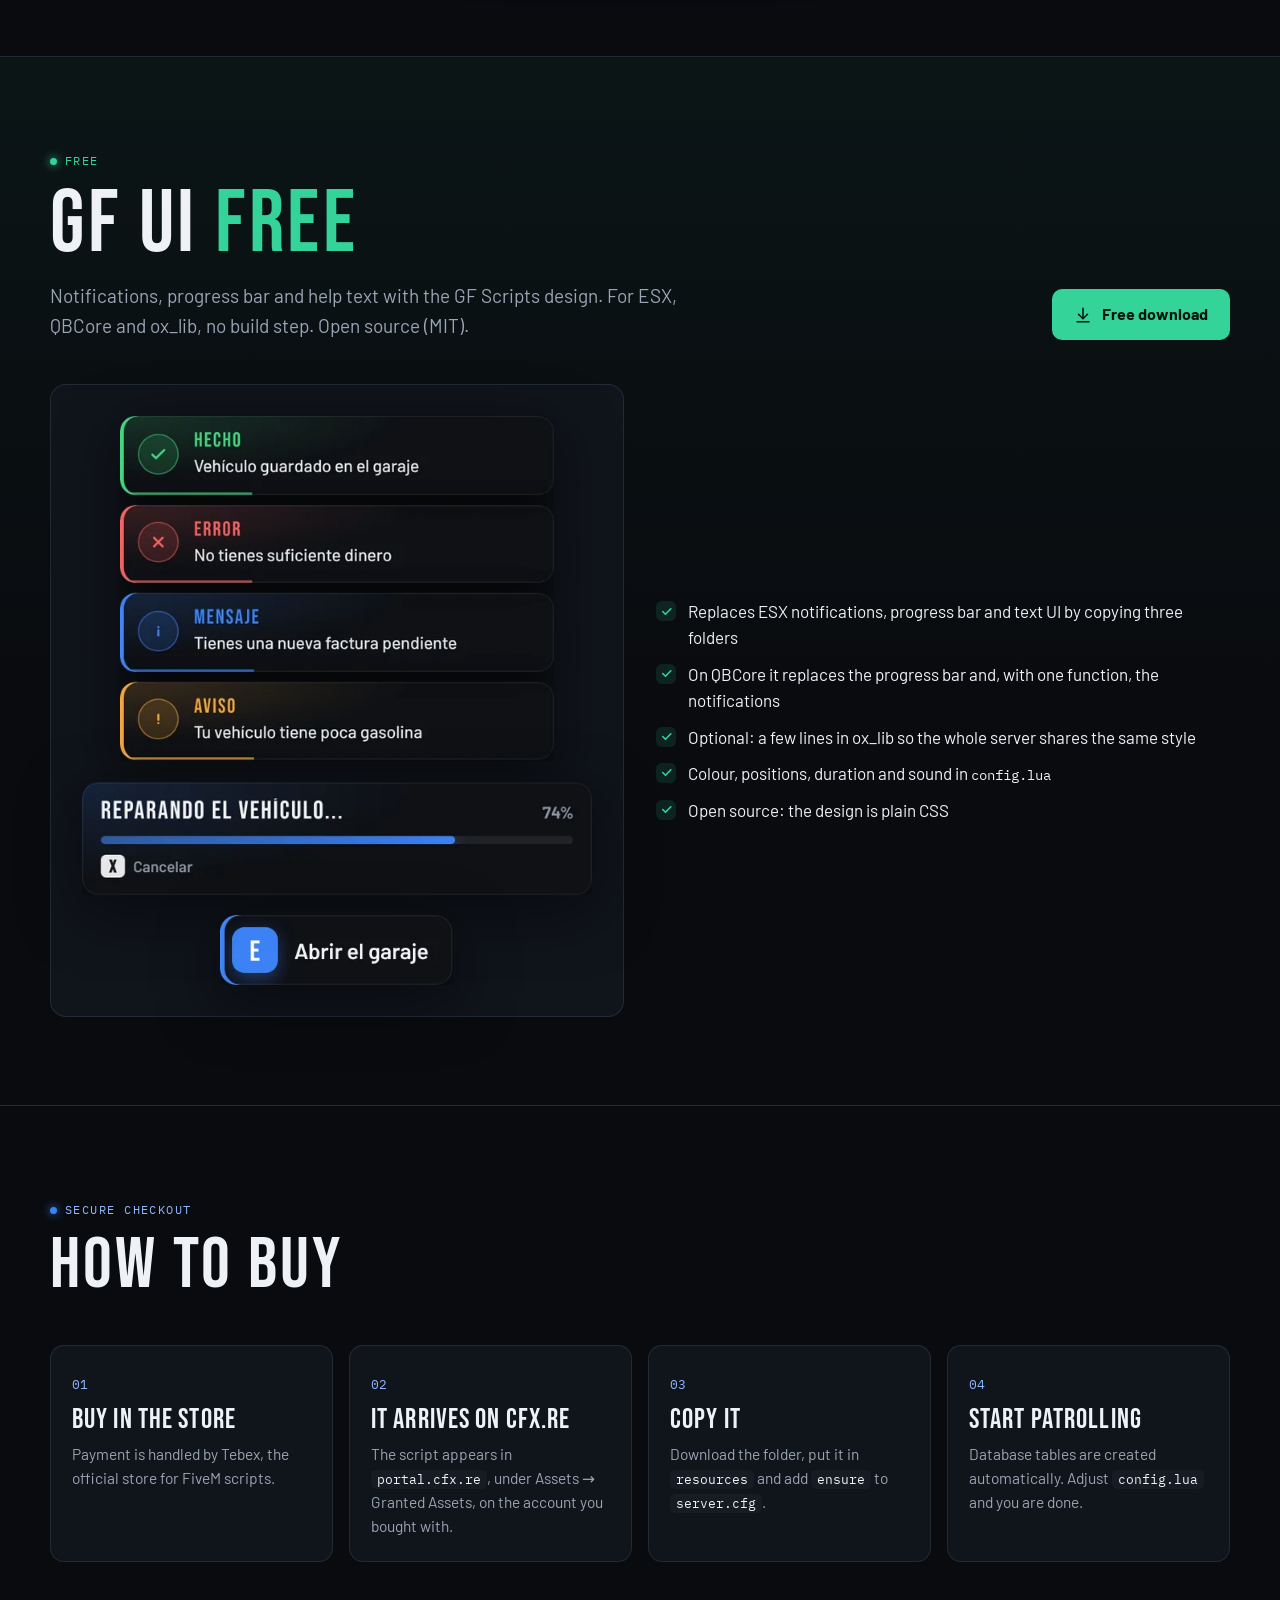
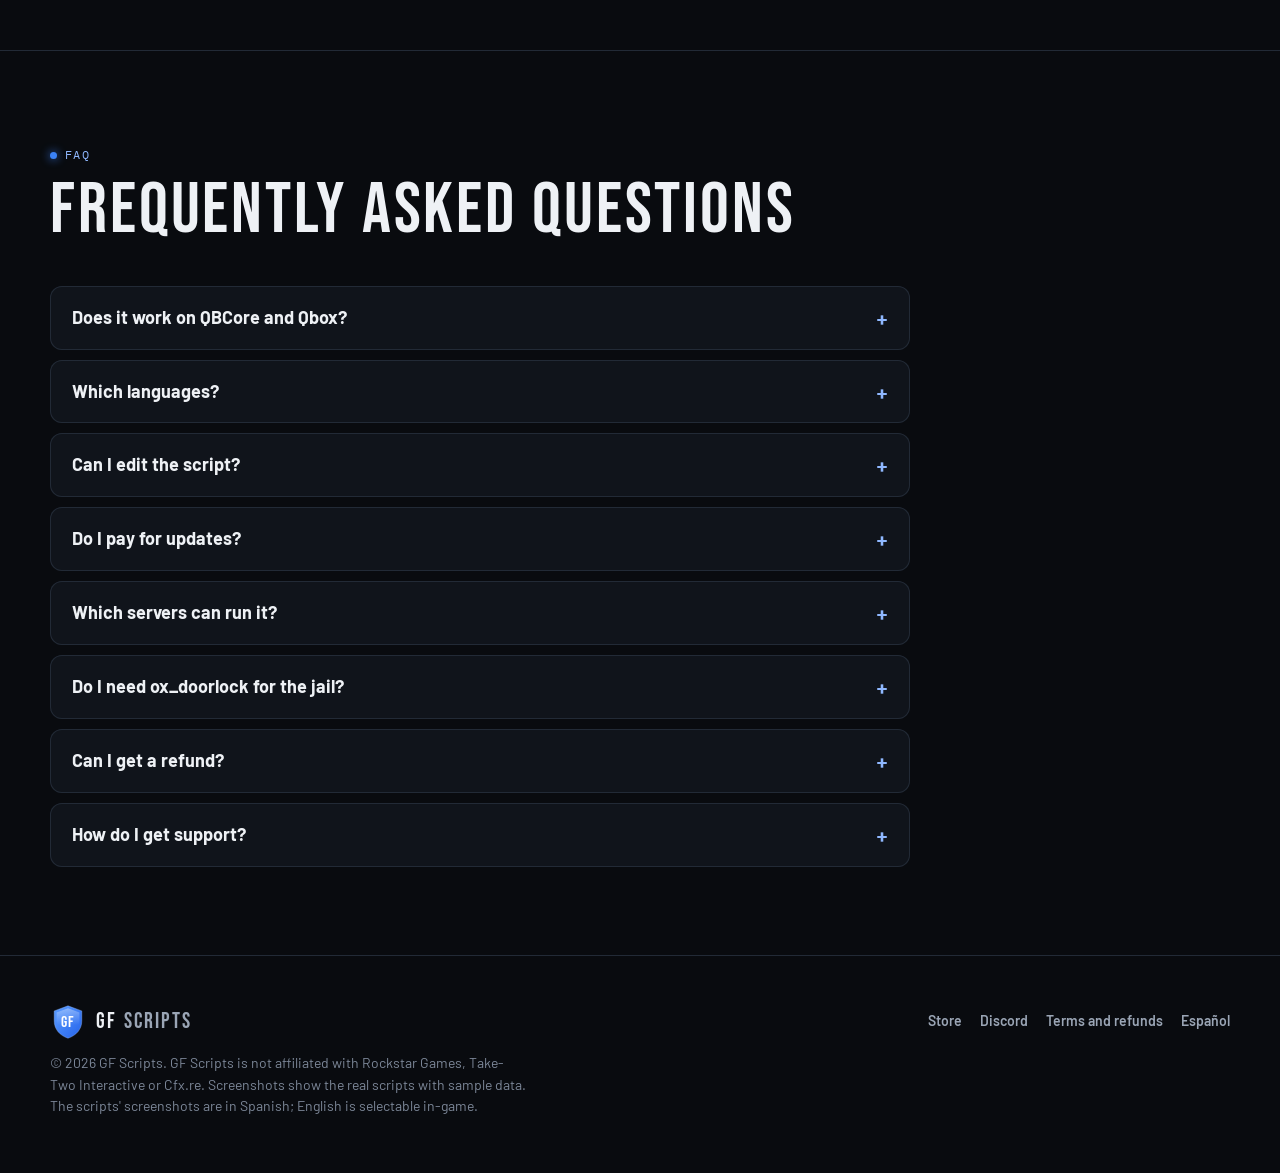
<file: en.html>
<!doctype html>
<html lang="en">
<head>
<meta charset="utf-8">
<meta name="viewport" content="width=device-width, initial-scale=1, viewport-fit=cover">
<title>GF Scripts · FiveM scripts</title>
<meta name="description" content="GF Police MDT tablet, GF Radio and free GF UI. FiveM scripts with their own design, in English and Spanish, for ESX, QBCore and Qbox.">
<meta name="theme-color" content="#090b0f">
<link rel="icon" type="image/png" href="favicon.png">
<link rel="apple-touch-icon" href="apple-touch-icon.png">
<link rel="alternate" hreflang="es" href="https://gfscripts.github.io/">
<link rel="alternate" hreflang="en" href="https://gfscripts.github.io/en.html">

<!-- Preview when the link is pasted in Discord, WhatsApp... -->
<meta property="og:type" content="website">
<meta property="og:site_name" content="GF Scripts">
<meta property="og:title" content="GF Scripts · FiveM scripts">
<meta property="og:description" content="GF Police MDT tablet, GF Radio and free GF UI. For ESX, QBCore and Qbox.">
<meta property="og:url" content="https://gfscripts.github.io/en.html">
<meta property="og:image" content="https://gfscripts.github.io/preview.jpg">
<meta property="og:locale" content="en_GB">
<meta name="twitter:card" content="summary_large_image">

<link rel="preconnect" href="https://fonts.googleapis.com">
<link rel="preconnect" href="https://fonts.gstatic.com" crossorigin>
<link rel="stylesheet" href="https://fonts.googleapis.com/css2?family=Barlow:wght@400;600;700&family=Bebas+Neue&family=IBM+Plex+Mono:wght@500&display=swap">
<link rel="stylesheet" href="style.css?v=2">
<link rel="preload" as="image" href="tab-home-hero.webp" fetchpriority="high">
</head>
<body>
<a class="skip" href="#inicio">Skip to content</a>

<svg width="0" height="0" style="position:absolute" aria-hidden="true">
  <defs>
    <linearGradient id="gfA" x1="0" y1="0" x2="1" y2="1"><stop offset="0" stop-color="#5b9dff"/><stop offset="1" stop-color="#2563eb"/></linearGradient>
    <linearGradient id="gfB" x1="0" y1="0" x2="0" y2="1"><stop offset="0" stop-color="#ffffff" stop-opacity="0.35"/><stop offset="1" stop-color="#ffffff" stop-opacity="0"/></linearGradient>
    <symbol id="gf-mark" viewBox="0 0 120 120">
      <path d="M60 6l46 17v33c0 29-19 49-46 58C33 105 14 85 14 56V23z" fill="url(#gfA)"/>
      <path d="M60 6l46 17v33c0 29-19 49-46 58C33 105 14 85 14 56V23z" fill="none" stroke="#9ec2ff" stroke-opacity="0.6" stroke-width="2"/>
      <path d="M60 14l38 14v26c0 6-1 11-3 16H25c-2-5-3-10-3-16V28z" fill="url(#gfB)"/>
      <text x="60" y="78" text-anchor="middle" font-family="'Bebas Neue', Impact, sans-serif" font-size="54" letter-spacing="2" fill="#ffffff">GF</text>
    </symbol>
    <symbol id="i-cart" viewBox="0 0 24 24" fill="none" stroke="currentColor" stroke-width="2" stroke-linecap="round" stroke-linejoin="round"><circle cx="9" cy="20" r="1.5"/><circle cx="18" cy="20" r="1.5"/><path d="M2 3h3l2.7 12.4a2 2 0 0 0 2 1.6h8.6a2 2 0 0 0 2-1.6L22 7H6"/></symbol>
    <symbol id="i-down" viewBox="0 0 24 24" fill="none" stroke="currentColor" stroke-width="2" stroke-linecap="round" stroke-linejoin="round"><path d="M12 3v12M6 11l6 6 6-6M4 21h16"/></symbol>
    <symbol id="i-chat" viewBox="0 0 24 24" fill="none" stroke="currentColor" stroke-width="2" stroke-linecap="round" stroke-linejoin="round"><path d="M21 12a8 8 0 0 1-11.6 7.1L4 20l1-4.6A8 8 0 1 1 21 12z"/></symbol>
  </defs>
</svg>

<header>
  <div class="wrap bar">
    <a class="brand" href="#inicio" aria-label="GF Scripts, home">
      <svg aria-hidden="true"><use href="#gf-mark"/></svg>
      <span><b>GF</b> SCRIPTS</span>
    </a>
    <nav aria-label="Sections">
      <a href="#police">GF Police</a>
      <a href="#radio">GF Radio</a>
      <a href="#precios">Pricing</a>
      <a href="#gratis">Free</a>
      <a href="#compra">How to buy</a>
      <a href="#preguntas">FAQ</a>
    </nav>
    <div class="head-actions">
      <div class="lang" aria-label="Language">
        <a href="./" lang="es" hreflang="es" aria-label="Versión en español">ES</a>
        <span aria-current="true" lang="en">EN</span>
      </div>
      <!-- TEBEX: this button becomes "Store" when you set CONFIG.tienda in app.js -->
      <a class="btn btn-soon" data-buy="store" href="https://discord.gg/nR78WKsqf"><svg aria-hidden="true"><use href="#i-chat"/></svg>Coming soon</a>
    </div>
  </div>
</header>

<main id="inicio">
  <!-- ===== PORTADA ===== -->
  <div class="hero">
    <div class="wrap hero-grid">
      <div>
        <span class="tag">FiveM scripts</span>
        <h1>Your police, <em>ready for duty</em></h1>
        <p class="lead">A full-screen police tablet, a radio with frequencies and groups, and a free UI for your server. One design for everything, in English and Spanish.</p>
        <div class="actions">
          <a class="btn btn-primary" href="#police">See the scripts</a>
          <a class="btn btn-ghost" href="#gratis"><svg aria-hidden="true"><use href="#i-down"/></svg>Try GF UI for free</a>
        </div>
        <div class="fw" aria-label="Works with">
          <span>ESX LEGACY</span><span>QBCORE</span><span>QBOX</span><span>OX_LIB</span><span>PMA-VOICE</span>
        </div>
      </div>
      <!-- VIDEO: set the YouTube code in app.js (CONFIG.video) and it shows here instead of the screenshot -->
      <div class="hero-shot" id="hero-video">
        <div class="screen"><img src="tab-home-hero.webp" width="1440" height="810" fetchpriority="high" alt="GF Police tablet home screen with duty status, radio, officers on duty and active warrants"></div>
        <img class="float-timer" src="jail-timer.webp" width="400" height="211" alt="Jail sentence timer: 25:35">
        <img class="float-radio" src="radio-list.webp" width="420" height="1211" alt="GF Radio with the list of frequencies">
      </div>
    </div>
  </div>

  <!-- ===== GF POLICE ===== -->
  <section id="police">
    <div class="wrap">
      <div class="sec-head">
        <div>
          <span class="tag">MDT · Police tablet</span>
          <h2>GF Police</h2>
          <p class="lead">Everything the police need in one tablet: profiles, reports, fines, calls with a live map, jail cells and vehicle impound. Each department with its own colour and logo.</p>
        </div>
        <div class="buy">
          <div class="price"><small>Price</small><span data-price="police">[X €]</span></div>
          <!-- TEBEX: GF Police buy button (changed from app.js) -->
          <a class="btn btn-soon" data-buy="police" href="https://discord.gg/nR78WKsqf"><svg aria-hidden="true"><use href="#i-chat"/></svg>Coming soon</a>
          <span class="hint">Be the first to know on Discord</span>
        </div>
      </div>

      <div class="gallery">
        <div class="screen" id="gal-main" role="button" tabindex="0" aria-label="View the screenshot full size">
          <img id="gal-img" src="tab-citizen.webp" width="1600" height="900" loading="lazy" decoding="async" alt="Citizen profile: photo, licences, fines, records and notes">
          <div class="cap" id="gal-cap"></div>
        </div>
        <div class="thumbs" id="gal-thumbs" aria-label="GF Police screenshots">
          <button type="button" data-src="tab-citizen.webp" data-cap="Citizen profile: photo, licences, fines, records and notes">
            <img src="tab-citizen.webp" width="1600" height="900" loading="lazy" decoding="async" alt="">Profile
          </button>
          <button type="button" data-src="tab-report.webp" data-cap="Reports with officers, people involved and penal code charges">
            <img src="tab-report.webp" width="1600" height="900" loading="lazy" decoding="async" alt="">Report
          </button>
          <button type="button" data-src="tab-alerts.webp" data-cap="911 and anonymous calls with the live map">
            <img src="tab-alerts.webp" width="1600" height="900" loading="lazy" decoding="async" alt="">Calls & map
          </button>
          <button type="button" data-src="tab-jail.webp" data-cap="Inmates in the cells, with their remaining time">
            <img src="tab-jail.webp" width="1600" height="900" loading="lazy" decoding="async" alt="">Jail
          </button>
          <button type="button" data-src="tab-agents.webp" data-cap="Roster: badges, ranks and duty hours">
            <img src="tab-agents.webp" width="1600" height="900" loading="lazy" decoding="async" alt="">Officers
          </button>
          <button type="button" data-src="tab-home.webp" data-cap="Home: duty, unit, radio and active warrants">
            <img src="tab-home.webp" width="1600" height="900" loading="lazy" decoding="async" alt="">Home
          </button>
        </div>
      </div>

      <div class="features">
        <div class="feature"><span class="k">Profiles</span><h3>Citizens and vehicles</h3><p>Photo, licences, notes, fines, records, warrants and impound history.</p></div>
        <div class="feature"><span class="k">Reports</span><h3>Reports and fines</h3><p>Officers, people involved and charges from the penal code, which you edit from the tablet. Citizens pay with <code style="font-family:var(--mono);font-size:14px">/multas</code> (command name is configurable).</p></div>
        <div class="feature"><span class="k">Duty</span><h3>Units and calls</h3><p>Go on and off duty, statuses, units and hours. <code style="font-family:var(--mono);font-size:14px">/911</code> and anonymous calls with an on-screen panel.</p></div>
        <div class="feature"><span class="k">Street · F7</span><h3>Action menu</h3><p>Cuff, escort, put in vehicle, search, mugshot and send to impound.</p></div>
        <div class="feature"><span class="k">Jail</span><h3>Station cells</h3><p>Put the suspect in a cell, lock the door and apply the sentence from the report. When it ends, they walk out at the door.</p></div>
        <div class="feature"><span class="k">Per department</span><h3>LSPD, BCSO and yours</h3><p>Colour, logo, society account and rank permissions for each department.</p></div>
      </div>

      <div class="duo">
        <div class="pics">
          <img src="f7.webp" width="520" height="702" loading="lazy" decoding="async" alt="F7 action menu: cuff, escort, put in vehicle, search, mugshot and send to impound">
          <img src="toasts.webp" width="540" height="457" loading="lazy" decoding="async" alt="On-screen notifications with the GF Police design">
        </div>
        <div>
          <span class="tag">On the street</span>
          <h3 style="margin-top:12px">No tablet needed</h3>
          <p>With F7 officers do their everyday actions from a menu with the same design. On-screen notifications follow the tablet style too.</p>
          <ul class="checks">
            <li>Cuff and uncuff, with an optional item</li>
            <li>Escort, put in and take out of vehicles</li>
            <li>Search with ox_inventory or qb-inventory</li>
            <li>Impound: the owner gets it back at their garage script impound</li>
          </ul>
        </div>
      </div>

      <div class="reqs">
        <strong>Requirements</strong>
        <code>ESX / QBCore / Qbox</code><code>ox_lib</code><code>oxmysql</code><code>OneSync</code>
        <code class="opt">ox_inventory (recommended)</code><code class="opt">ox_doorlock for the cells</code>
      </div>
    </div>
  </section>

  <!-- ===== GF RADIO ===== -->
  <section id="radio">
    <div class="wrap">
      <div class="sec-head">
        <div>
          <span class="tag">Radio · Mumble</span>
          <h2>GF Radio</h2>
          <p class="lead">A radio for the whole server. Job frequencies, groups created by players and public frequencies, with keys each player changes from the radio itself.</p>
        </div>
        <div class="buy">
          <div class="price"><small>Price</small><span data-price="radio">[X €]</span></div>
          <!-- TEBEX: GF Radio buy button (changed from app.js) -->
          <a class="btn btn-soon" data-buy="radio" href="https://discord.gg/nR78WKsqf"><svg aria-hidden="true"><use href="#i-chat"/></svg>Coming soon</a>
          <span class="hint">Be the first to know on Discord</span>
        </div>
      </div>

      <div class="radio-grid">
        <div class="radio-pics">
          <img src="radio-list.webp" width="420" height="1211" loading="lazy" decoding="async" alt="GF Radio: police frequencies in columns">
          <img src="radio-settings.webp" width="420" height="1211" loading="lazy" decoding="async" alt="GF Radio: volume, sound and key settings">
        </div>
        <div class="radio-side">
          <ul class="checks">
            <li>Each job only sees its own channels: fixed ones on top, the rest in columns</li>
            <li>Groups with 5 frequencies of their own, invites by proximity or ID</li>
            <li>Talk on your frequency or to your whole group at once</li>
            <li>Keys, volume, mute, streamer mode and animations</li>
            <li>Custom sound: a clean beep, no static</li>
          </ul>
          <div class="screen"><img src="tab-radio.webp" width="1600" height="900" loading="lazy" decoding="async" alt="The radio inside the GF Police tablet, with each officer's callsign"></div>
          <p class="soon" style="margin-top:10px">With GF Police: on-duty-only channels, callsigns and the radio inside the tablet.</p>
        </div>
      </div>

      <div class="reqs">
        <strong>Requirements</strong>
        <code>ESX / QBCore / Qbox</code><code>ox_lib</code><code>oxmysql</code><code>pma-voice</code>
        <code class="opt">radio item (optional)</code>
      </div>
    </div>
  </section>

  <!-- ===== PRECIOS ===== -->
  <!-- Prices are set in app.js (CONFIG.precios). "[X €]" shows until you set them. -->
  <section id="precios" class="pack">
    <div class="wrap">
      <span class="tag">Pricing</span>
      <h2 style="font-size:clamp(48px,6vw,72px);margin-top:12px">Pick your script</h2>
      <div class="prices">
        <div class="plan">
          <h3>GF Police</h3>
          <div class="amount" data-price="police">[X €]</div>
          <ul>
            <li>Full police tablet</li>
            <li>F7 menu, jail and impound</li>
            <li>Updates included</li>
          </ul>
          <a class="btn btn-soon" data-buy="police" href="https://discord.gg/nR78WKsqf"><svg aria-hidden="true"><use href="#i-chat"/></svg>Coming soon</a>
        </div>
        <div class="plan best" id="pack">
          <h3>Police + Radio bundle</h3>
          <div class="amount" data-price="pack">[X €]</div>
          <span class="save" data-save>You save [X €]</span>
          <ul>
            <li>GF Police and GF Radio</li>
            <li>The radio shows inside the tablet</li>
            <li>Channels follow each officer's duty status</li>
          </ul>
          <a class="btn btn-soon" data-buy="pack" href="https://discord.gg/nR78WKsqf"><svg aria-hidden="true"><use href="#i-chat"/></svg>Coming soon</a>
        </div>
        <div class="plan">
          <h3>GF Radio</h3>
          <div class="amount" data-price="radio">[X €]</div>
          <ul>
            <li>Job and public frequencies</li>
            <li>Player groups</li>
            <li>Updates included</li>
          </ul>
          <a class="btn btn-soon" data-buy="radio" href="https://discord.gg/nR78WKsqf"><svg aria-hidden="true"><use href="#i-chat"/></svg>Coming soon</a>
        </div>
      </div>
      <p class="prices-note">Taxes depend on your country and are calculated by Tebex at checkout. Before buying, please read the <a href="terms.html" style="color:var(--accent-text)">terms and refunds</a>.</p>
    </div>
  </section>

  <!-- ===== GRATIS ===== -->
  <section id="gratis" class="free-sec">
    <div class="wrap">
      <div class="sec-head">
        <div>
          <span class="tag free">Free</span>
          <h2>GF UI <em>free</em></h2>
          <p class="lead">Notifications, progress bar and help text with the GF Scripts design. For ESX, QBCore and ox_lib, no build step. Open source (MIT).</p>
        </div>
        <div class="buy">
          <a class="btn btn-free" data-link="gfui" href="gf-ui.zip" download><svg aria-hidden="true"><use href="#i-down"/></svg>Free download</a>
          <a class="hint" data-link="gfui-github" href="#gratis" style="color:var(--free)">Code on GitHub</a>
        </div>
      </div>
      <div class="free-grid">
        <div class="free-demo">
          <img class="t" src="ui-toasts.webp" width="540" height="430" loading="lazy" decoding="async" alt="GF UI notifications: success, error, info and warning">
          <img class="p" src="ui-progress.webp" width="600" height="134" loading="lazy" decoding="async" alt="GF UI progress bar: repairing the vehicle, 74%">
          <img class="x" src="ui-text.webp" width="308" height="92" loading="lazy" decoding="async" alt="GF UI help text with the E key">
        </div>
        <div>
          <ul class="checks">
            <li>Replaces ESX notifications, progress bar and text UI by copying three folders</li>
            <li>On QBCore it replaces the progress bar and, with one function, the notifications</li>
            <li>Optional: a few lines in ox_lib so the whole server shares the same style</li>
            <li>Colour, positions, duration and sound in <code style="font-family:var(--mono);font-size:14px">config.lua</code></li>
            <li>Open source: the design is plain CSS</li>
          </ul>
        </div>
      </div>
    </div>
  </section>

  <!-- ===== CÓMO SE COMPRA ===== -->
  <section id="compra">
    <div class="wrap">
      <p class="soon-box" id="store-soon"><strong>The store opens very soon.</strong> Join our <a data-link="discord" href="https://discord.gg/nR78WKsqf">Discord</a> to be the first to know. Meanwhile you can download <a href="#gratis">GF UI for free</a>.</p>
      <span class="tag">Secure checkout</span>
      <h2 style="font-size:clamp(48px,6vw,72px);margin-top:12px">How to buy</h2>
      <div class="steps">
        <div class="step"><h3>Buy in the store</h3><p>Payment is handled by Tebex, the official store for FiveM scripts.</p></div>
        <div class="step"><h3>It arrives on Cfx.re</h3><p>The script appears in <code>portal.cfx.re</code>, under Assets → Granted Assets, on the account you bought with.</p></div>
        <div class="step"><h3>Copy it</h3><p>Download the folder, put it in <code>resources</code> and add <code>ensure</code> to <code>server.cfg</code>.</p></div>
        <div class="step"><h3>Start patrolling</h3><p>Database tables are created automatically. Adjust <code>config.lua</code> and you are done.</p></div>
      </div>
    </div>
  </section>

  <!-- ===== PREGUNTAS ===== -->
  <section id="preguntas">
    <div class="wrap">
      <span class="tag">FAQ</span>
      <h2 style="font-size:clamp(48px,6vw,72px);margin-top:12px">Frequently asked questions</h2>
      <div class="faq">
        <details>
          <summary>Does it work on QBCore and Qbox?</summary>
          <p>Yes. GF Police and GF Radio detect ESX Legacy, QBCore or Qbox automatically. They work with ox_inventory or qb-inventory, and with other inventories through the framework.</p>
        </details>
        <details>
          <summary>Which languages?</summary>
          <p>English and Spanish. Choose it in <code style="font-family:var(--mono);font-size:14px">server.cfg</code> with <code style="font-family:var(--mono);font-size:14px">setr ox:locale en</code> or <code style="font-family:var(--mono);font-size:14px">es</code>. Texts live in open files, so you can add your own language.</p>
        </details>
        <details>
          <summary>Can I edit the script?</summary>
          <p>Yes. Config, texts, the compatibility code for each framework, inventory and bank, and the notification style are open. Only the core is protected, with the official Cfx.re escrow system.</p>
        </details>
        <details>
          <summary>Do I pay for updates?</summary>
          <p>No. When a new version is out, download it again from portal.cfx.re with the same account.</p>
        </details>
        <details>
          <summary>Which servers can run it?</summary>
          <p>Servers whose license key belongs to the same Cfx.re account you bought with.</p>
        </details>
        <details>
          <summary>Do I need ox_doorlock for the jail?</summary>
          <p>It is not required, but we recommend it: the officer puts the suspect in a cell, locks the door with ox_doorlock and applies the sentence from the report.</p>
        </details>
        <details>
          <summary>Can I get a refund?</summary>
          <p>See our <a href="terms.html" style="color:var(--accent-text)">terms and refunds</a>. If something does not work, message us on Discord first: it can almost always be fixed.</p>
        </details>
        <details>
          <summary>How do I get support?</summary>
          <p>On our <a data-link="discord" href="https://discord.gg/nR78WKsqf" style="color:var(--accent-text)">Discord</a>, in the customer support channel. Have your Tebex transaction ID ready and anything shown in red in the console.</p>
        </details>
      </div>
    </div>
  </section>
</main>

<footer>
  <div class="wrap foot">
    <div>
      <a class="brand" href="#inicio" aria-label="GF Scripts, home"><svg aria-hidden="true"><use href="#gf-mark"/></svg><span><b>GF</b> SCRIPTS</span></a>
      <p>© 2026 GF Scripts. GF Scripts is not affiliated with Rockstar Games, Take-Two Interactive or Cfx.re. Screenshots show the real scripts with sample data. The scripts' screenshots are in Spanish; English is selectable in-game.</p>
    </div>
    <div class="foot-links">
      <!-- TEBEX: "Store" goes to Discord until you set CONFIG.tienda in app.js -->
      <a data-buy="store" href="https://discord.gg/nR78WKsqf">Store (coming soon)</a>
      <a data-link="discord" href="https://discord.gg/nR78WKsqf">Discord</a>
      <a href="terms.html">Terms and refunds</a>
      <a href="./" lang="es" hreflang="es">Español</a>
    </div>
  </div>
</footer>

<dialog class="viewer" id="viewer" aria-label="Full size screenshot">
  <button class="close" type="button" aria-label="Close">×</button>
  <img id="viewer-img" alt="">
  <p id="viewer-cap"></p>
</dialog>

<script src="app.js"></script>
</body>
</html>
</file>
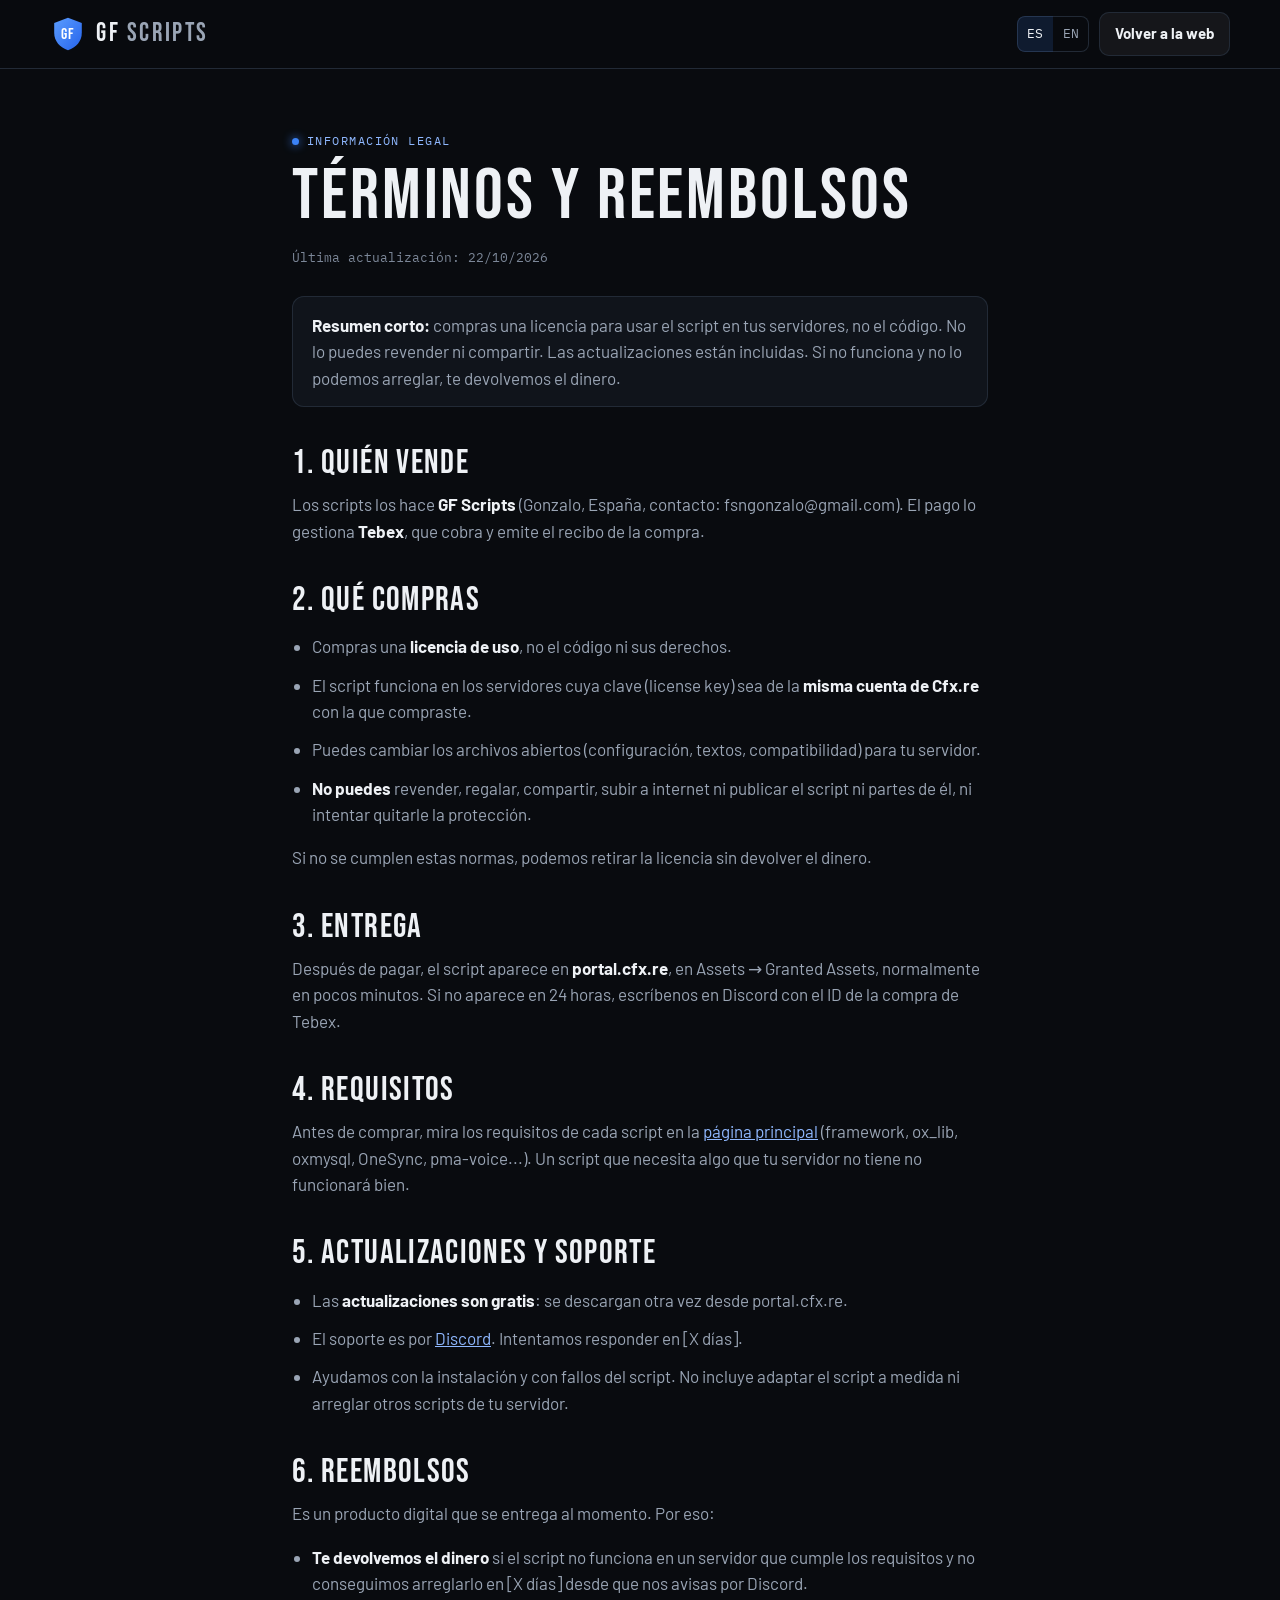
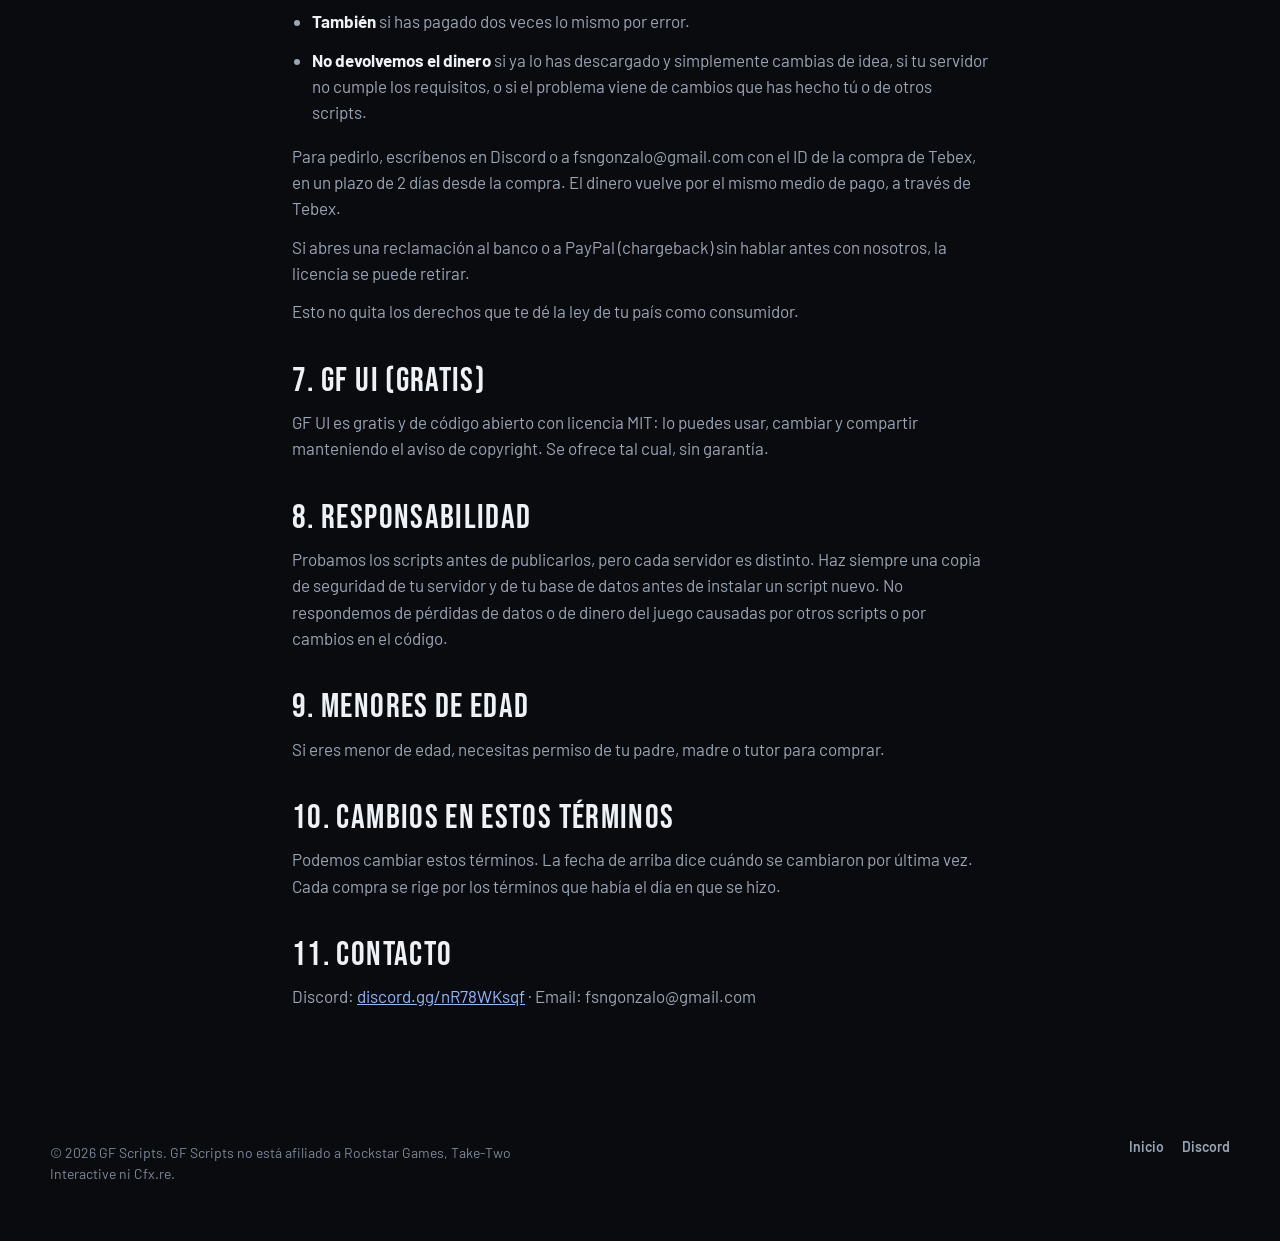
<file: terminos.html>
<!doctype html>
<html lang="es">
<head>
<meta charset="utf-8">
<meta name="viewport" content="width=device-width, initial-scale=1, viewport-fit=cover">
<title>Términos y reembolsos · GF Scripts</title>
<meta name="description" content="Condiciones de compra, licencia, soporte y reembolsos de los scripts de GF Scripts.">
<meta name="theme-color" content="#090b0f">
<meta name="robots" content="index, follow">
<link rel="icon" type="image/png" href="favicon.png">
<link rel="preconnect" href="https://fonts.googleapis.com">
<link rel="preconnect" href="https://fonts.gstatic.com" crossorigin>
<link rel="stylesheet" href="https://fonts.googleapis.com/css2?family=Barlow:wght@400;600;700&family=Bebas+Neue&family=IBM+Plex+Mono:wght@500&display=swap">
<link rel="stylesheet" href="style.css">
</head>
<body>
<a class="skip" href="#contenido">Saltar al contenido</a>
<svg width="0" height="0" style="position:absolute" aria-hidden="true">
  <defs>
    <linearGradient id="gfA" x1="0" y1="0" x2="1" y2="1"><stop offset="0" stop-color="#5b9dff"/><stop offset="1" stop-color="#2563eb"/></linearGradient>
    <symbol id="gf-mark" viewBox="0 0 120 120">
      <path d="M60 6l46 17v33c0 29-19 49-46 58C33 105 14 85 14 56V23z" fill="url(#gfA)"/>
      <text x="60" y="78" text-anchor="middle" font-family="'Bebas Neue', Impact, sans-serif" font-size="54" letter-spacing="2" fill="#ffffff">GF</text>
    </symbol>
  </defs>
</svg>
<header>
  <div class="wrap bar">
    <a class="brand" href="./" aria-label="GF Scripts, inicio"><svg aria-hidden="true"><use href="#gf-mark"/></svg><span><b>GF</b> SCRIPTS</span></a>
    <div class="head-actions" style="margin-left:auto">
      <div class="lang" aria-label="Idioma"><span aria-current="true" lang="es">ES</span><a href="terms.html" lang="en" hreflang="en" aria-label="English version">EN</a></div>
      <a class="btn btn-ghost" href="./">Volver a la web</a>
    </div>
  </div>
</header>
<main id="contenido" class="wrap doc">
<!--
  ESTA PÁGINA ES UNA PLANTILLA. Antes de abrir la tienda:
  - Rellena todo lo que va entre corchetes [ ].
  - Revisa con tus padres (o con quien vaya a ser el titular de la cuenta de Tebex) que las condiciones son las que queréis.
  - No es asesoramiento legal.
-->
<span class="tag">Información legal</span>
<h1>Términos y reembolsos</h1>
<p class="updated">Última actualización: 22/10/2026 </p>

<div class="box">
  <p style="margin-top:0"><strong>Resumen corto:</strong> compras una licencia para usar el script en tus servidores, no el código. No lo puedes revender ni compartir. Las actualizaciones están incluidas. Si no funciona y no lo podemos arreglar, te devolvemos el dinero.</p>
</div>

<h2>1. Quién vende</h2>
<p>Los scripts los hace <strong>GF Scripts</strong> (Gonzalo, España, contacto: fsngonzalo@gmail.com). El pago lo gestiona <strong>Tebex</strong>, que cobra y emite el recibo de la compra.</p>

<h2>2. Qué compras</h2>
<ul>
  <li>Compras una <strong>licencia de uso</strong>, no el código ni sus derechos.</li>
  <li>El script funciona en los servidores cuya clave (license key) sea de la <strong>misma cuenta de Cfx.re</strong> con la que compraste.</li>
  <li>Puedes cambiar los archivos abiertos (configuración, textos, compatibilidad) para tu servidor.</li>
  <li><strong>No puedes</strong> revender, regalar, compartir, subir a internet ni publicar el script ni partes de él, ni intentar quitarle la protección.</li>
</ul>
<p>Si no se cumplen estas normas, podemos retirar la licencia sin devolver el dinero.</p>

<h2>3. Entrega</h2>
<p>Después de pagar, el script aparece en <strong>portal.cfx.re</strong>, en Assets → Granted Assets, normalmente en pocos minutos. Si no aparece en 24 horas, escríbenos en Discord con el ID de la compra de Tebex.</p>

<h2>4. Requisitos</h2>
<p>Antes de comprar, mira los requisitos de cada script en la <a href="./">página principal</a> (framework, ox_lib, oxmysql, OneSync, pma-voice...). Un script que necesita algo que tu servidor no tiene no funcionará bien.</p>

<h2>5. Actualizaciones y soporte</h2>
<ul>
  <li>Las <strong>actualizaciones son gratis</strong>: se descargan otra vez desde portal.cfx.re.</li>
  <li>El soporte es por <a href="https://discord.gg/nR78WKsqf" target="_blank" rel="noopener">Discord</a>. Intentamos responder en [X días].</li>
  <li>Ayudamos con la instalación y con fallos del script. No incluye adaptar el script a medida ni arreglar otros scripts de tu servidor.</li>
</ul>

<h2>6. Reembolsos</h2>
<p>Es un producto digital que se entrega al momento. Por eso:</p>
<ul>
  <li><strong>Te devolvemos el dinero</strong> si el script no funciona en un servidor que cumple los requisitos y no conseguimos arreglarlo en [X días] desde que nos avisas por Discord.</li>
  <li><strong>También</strong> si has pagado dos veces lo mismo por error.</li>
  <li><strong>No devolvemos el dinero</strong> si ya lo has descargado y simplemente cambias de idea, si tu servidor no cumple los requisitos, o si el problema viene de cambios que has hecho tú o de otros scripts.</li>
</ul>
<p>Para pedirlo, escríbenos en Discord o a fsngonzalo@gmail.com con el ID de la compra de Tebex, en un plazo de 2 días desde la compra. El dinero vuelve por el mismo medio de pago, a través de Tebex.</p>
<p>Si abres una reclamación al banco o a PayPal (chargeback) sin hablar antes con nosotros, la licencia se puede retirar.</p>
<p>Esto no quita los derechos que te dé la ley de tu país como consumidor.</p>

<h2>7. GF UI (gratis)</h2>
<p>GF UI es gratis y de código abierto con licencia MIT: lo puedes usar, cambiar y compartir manteniendo el aviso de copyright. Se ofrece tal cual, sin garantía.</p>

<h2>8. Responsabilidad</h2>
<p>Probamos los scripts antes de publicarlos, pero cada servidor es distinto. Haz siempre una copia de seguridad de tu servidor y de tu base de datos antes de instalar un script nuevo. No respondemos de pérdidas de datos o de dinero del juego causadas por otros scripts o por cambios en el código.</p>

<h2>9. Menores de edad</h2>
<p>Si eres menor de edad, necesitas permiso de tu padre, madre o tutor para comprar.</p>

<h2>10. Cambios en estos términos</h2>
<p>Podemos cambiar estos términos. La fecha de arriba dice cuándo se cambiaron por última vez. Cada compra se rige por los términos que había el día en que se hizo.</p>

<h2>11. Contacto</h2>
<p>Discord: <a href="https://discord.gg/nR78WKsqf" target="_blank" rel="noopener">discord.gg/nR78WKsqf</a> · Email: fsngonzalo@gmail.com</p>
</main>
<footer>
  <div class="wrap foot">
    <p>© 2026 GF Scripts. GF Scripts no está afiliado a Rockstar Games, Take-Two Interactive ni Cfx.re.</p>
    <div class="foot-links">
      <a href="./">Inicio</a>
      <a href="https://discord.gg/nR78WKsqf" target="_blank" rel="noopener">Discord</a>
    </div>
  </div>
</footer>
</body>
</html>
</file>
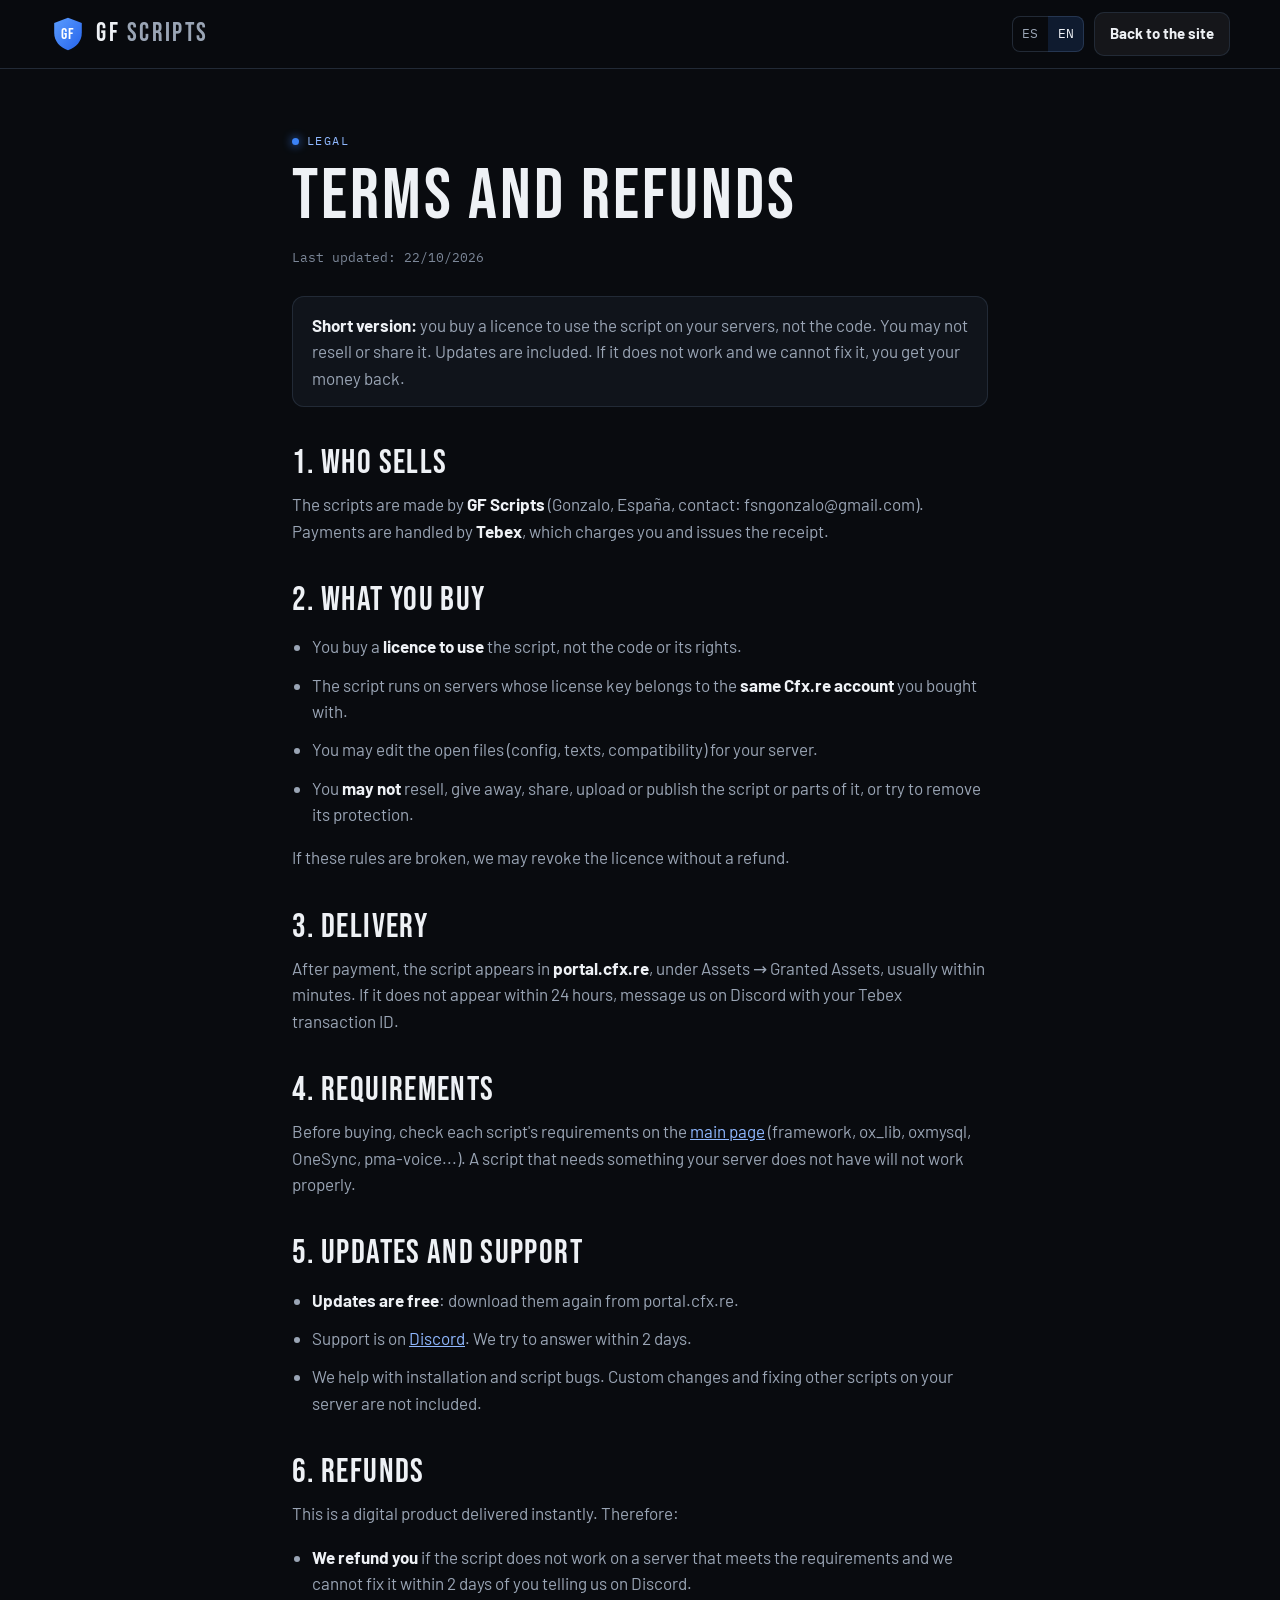
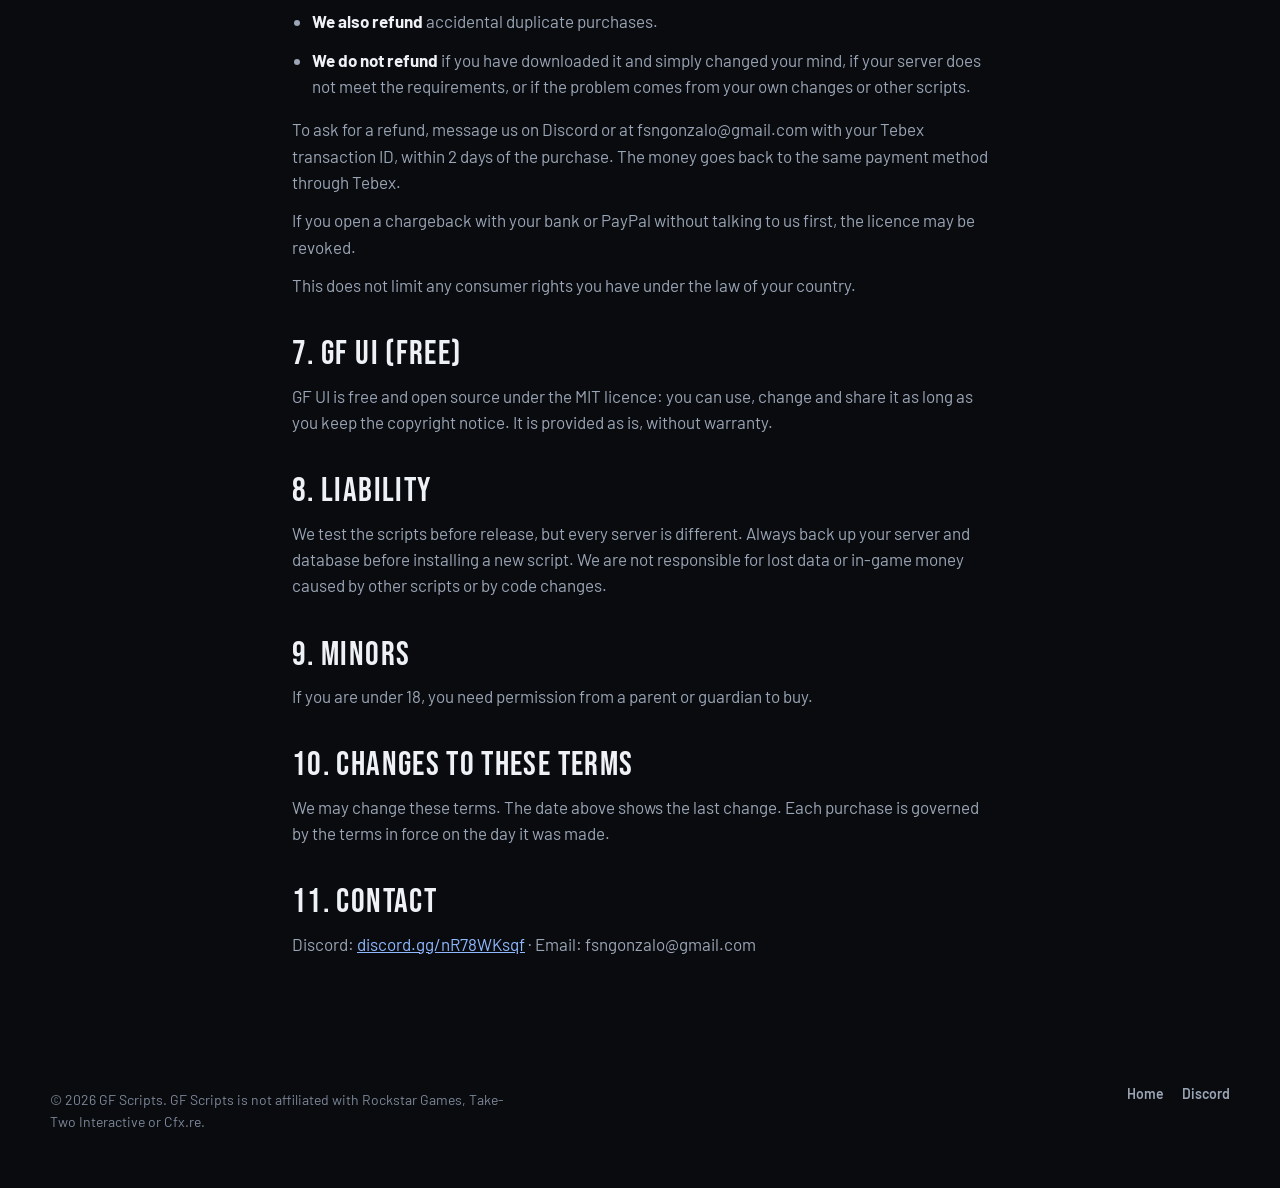
<file: terms.html>
<!doctype html>
<html lang="en">
<head>
<meta charset="utf-8">
<meta name="viewport" content="width=device-width, initial-scale=1, viewport-fit=cover">
<title>Terms and refunds · GF Scripts</title>
<meta name="description" content="Purchase terms, licence, support and refunds for GF Scripts.">
<meta name="theme-color" content="#090b0f">
<meta name="robots" content="index, follow">
<link rel="icon" type="image/png" href="favicon.png">
<link rel="preconnect" href="https://fonts.googleapis.com">
<link rel="preconnect" href="https://fonts.gstatic.com" crossorigin>
<link rel="stylesheet" href="https://fonts.googleapis.com/css2?family=Barlow:wght@400;600;700&family=Bebas+Neue&family=IBM+Plex+Mono:wght@500&display=swap">
<link rel="stylesheet" href="style.css">
</head>
<body>
<a class="skip" href="#contenido">Skip to content</a>
<svg width="0" height="0" style="position:absolute" aria-hidden="true">
  <defs>
    <linearGradient id="gfA" x1="0" y1="0" x2="1" y2="1"><stop offset="0" stop-color="#5b9dff"/><stop offset="1" stop-color="#2563eb"/></linearGradient>
    <symbol id="gf-mark" viewBox="0 0 120 120">
      <path d="M60 6l46 17v33c0 29-19 49-46 58C33 105 14 85 14 56V23z" fill="url(#gfA)"/>
      <text x="60" y="78" text-anchor="middle" font-family="'Bebas Neue', Impact, sans-serif" font-size="54" letter-spacing="2" fill="#ffffff">GF</text>
    </symbol>
  </defs>
</svg>
<header>
  <div class="wrap bar">
    <a class="brand" href="en.html" aria-label="GF Scripts, home"><svg aria-hidden="true"><use href="#gf-mark"/></svg><span><b>GF</b> SCRIPTS</span></a>
    <div class="head-actions" style="margin-left:auto">
      <div class="lang" aria-label="Language"><a href="terminos.html" lang="es" hreflang="es" aria-label="Versión en español">ES</a><span aria-current="true" lang="en">EN</span></div>
      <a class="btn btn-ghost" href="en.html">Back to the site</a>
    </div>
  </div>
</header>
<main id="contenido" class="wrap doc">
<!-- TEMPLATE: fill in everything in [brackets] before opening the store. This is a translation of terminos.html. -->
<span class="tag">Legal</span>
<h1>Terms and refunds</h1>
<p class="updated">Last updated: 22/10/2026</p>

<div class="box">
  <p style="margin-top:0"><strong>Short version:</strong> you buy a licence to use the script on your servers, not the code. You may not resell or share it. Updates are included. If it does not work and we cannot fix it, you get your money back.</p>
</div>

<h2>1. Who sells</h2>
<p>The scripts are made by <strong>GF Scripts</strong> (Gonzalo, España, contact: fsngonzalo@gmail.com). Payments are handled by <strong>Tebex</strong>, which charges you and issues the receipt.</p>

<h2>2. What you buy</h2>
<ul>
  <li>You buy a <strong>licence to use</strong> the script, not the code or its rights.</li>
  <li>The script runs on servers whose license key belongs to the <strong>same Cfx.re account</strong> you bought with.</li>
  <li>You may edit the open files (config, texts, compatibility) for your server.</li>
  <li>You <strong>may not</strong> resell, give away, share, upload or publish the script or parts of it, or try to remove its protection.</li>
</ul>
<p>If these rules are broken, we may revoke the licence without a refund.</p>

<h2>3. Delivery</h2>
<p>After payment, the script appears in <strong>portal.cfx.re</strong>, under Assets → Granted Assets, usually within minutes. If it does not appear within 24 hours, message us on Discord with your Tebex transaction ID.</p>

<h2>4. Requirements</h2>
<p>Before buying, check each script's requirements on the <a href="en.html">main page</a> (framework, ox_lib, oxmysql, OneSync, pma-voice...). A script that needs something your server does not have will not work properly.</p>

<h2>5. Updates and support</h2>
<ul>
  <li><strong>Updates are free</strong>: download them again from portal.cfx.re.</li>
  <li>Support is on <a href="https://discord.gg/nR78WKsqf" target="_blank" rel="noopener">Discord</a>. We try to answer within 2 days.</li>
  <li>We help with installation and script bugs. Custom changes and fixing other scripts on your server are not included.</li>
</ul>

<h2>6. Refunds</h2>
<p>This is a digital product delivered instantly. Therefore:</p>
<ul>
  <li><strong>We refund you</strong> if the script does not work on a server that meets the requirements and we cannot fix it within 2 days of you telling us on Discord.</li>
  <li><strong>We also refund</strong> accidental duplicate purchases.</li>
  <li><strong>We do not refund</strong> if you have downloaded it and simply changed your mind, if your server does not meet the requirements, or if the problem comes from your own changes or other scripts.</li>
</ul>
<p>To ask for a refund, message us on Discord or at fsngonzalo@gmail.com with your Tebex transaction ID, within 2 days of the purchase. The money goes back to the same payment method through Tebex.</p>
<p>If you open a chargeback with your bank or PayPal without talking to us first, the licence may be revoked.</p>
<p>This does not limit any consumer rights you have under the law of your country.</p>

<h2>7. GF UI (free)</h2>
<p>GF UI is free and open source under the MIT licence: you can use, change and share it as long as you keep the copyright notice. It is provided as is, without warranty.</p>

<h2>8. Liability</h2>
<p>We test the scripts before release, but every server is different. Always back up your server and database before installing a new script. We are not responsible for lost data or in-game money caused by other scripts or by code changes.</p>

<h2>9. Minors</h2>
<p>If you are under 18, you need permission from a parent or guardian to buy.</p>

<h2>10. Changes to these terms</h2>
<p>We may change these terms. The date above shows the last change. Each purchase is governed by the terms in force on the day it was made.</p>

<h2>11. Contact</h2>
<p>Discord: <a href="https://discord.gg/nR78WKsqf" target="_blank" rel="noopener">discord.gg/nR78WKsqf</a> · Email: fsngonzalo@gmail.com</p>
</main>
<footer>
  <div class="wrap foot">
    <p>© 2026 GF Scripts. GF Scripts is not affiliated with Rockstar Games, Take-Two Interactive or Cfx.re.</p>
    <div class="foot-links">
      <a href="en.html">Home</a>
      <a href="https://discord.gg/nR78WKsqf" target="_blank" rel="noopener">Discord</a>
    </div>
  </div>
</footer>
</body>
</html>
</file>
<file: style.css>
/* Concepto: el escaparate es el propio MDT. Fondo de pantalla de comisaría (noche, rejilla tenue),
   etiquetas en mono como las lecturas de una radio, titulares en Bebas como los de la tablet.
   Tema único oscuro a propósito: es el mismo mundo visual que los scripts. */
:root {
  color-scheme: dark;
  --bg: #090b0f;
  --panel: #10141b;
  --panel-2: #161b24;
  --line: #222a36;
  --fg: #eef1f5;
  --muted: #9aa5b5;
  --dim: #7c8798;   /* gris claro: contraste suficiente para leerlo bien */
  --accent: #3b82f6;
  --accent-btn: #2563eb; /* fondo de los botones: el texto blanco se lee bien encima */
  --accent-soft: rgba(59, 130, 246, 0.14);
  --accent-text: #8fb8ff;
  --teal: #23b4a3;
  --free: #34d399;
  --free-soft: rgba(52, 211, 153, 0.12);
  --display: 'Bebas Neue', 'Oswald', Impact, 'Arial Narrow', sans-serif;
  --body: 'Barlow', 'Segoe UI', system-ui, sans-serif;
  --mono: 'IBM Plex Mono', ui-monospace, 'SFMono-Regular', Consolas, monospace;
  --wrap: 1180px;
  --gut-l: max(16px, env(safe-area-inset-left, 0px));
  --gut-r: max(16px, env(safe-area-inset-right, 0px));
}
* { box-sizing: border-box; }
:root { padding-top: env(safe-area-inset-top, 0px); padding-bottom: env(safe-area-inset-bottom, 0px); }
body { margin: 0; }
[hidden] { display: none !important; }
html { scroll-behavior: smooth; scroll-padding-top: 84px; }
@media (prefers-reduced-motion: reduce) { html { scroll-behavior: auto; } * { transition: none !important; animation: none !important; } }
body {
  background: var(--bg);
  color: var(--fg);
  font-family: var(--body);
  font-size: 17px;
  line-height: 1.55;
  -webkit-font-smoothing: antialiased;
}
body::before { content: ""; position: fixed; inset: 0 0 auto; height: env(safe-area-inset-top, 0px); z-index: 10; background: var(--bg); }
img { max-width: 100%; height: auto; display: block; }
a { color: inherit; }
:focus-visible { outline: 2px solid var(--accent-text); outline-offset: 3px; border-radius: 6px; }
h1, h2, h3 { font-family: var(--display); font-weight: 400; letter-spacing: 0.04em; line-height: 0.95; margin: 0; text-wrap: balance; }
p { margin: 0; }

.wrap { max-width: calc(var(--wrap) + 64px); margin: 0 auto; padding-left: var(--gut-l); padding-right: var(--gut-r); }
@media (min-width: 720px) { .wrap { --gut-l: max(32px, env(safe-area-inset-left, 0px)); --gut-r: max(32px, env(safe-area-inset-right, 0px)); } }

.tag { font-family: var(--mono); font-size: 12px; letter-spacing: 0.12em; text-transform: uppercase; color: var(--accent-text); display: inline-flex; align-items: center; gap: 8px; }
.tag::before { content: ""; width: 7px; height: 7px; border-radius: 50%; background: var(--accent); box-shadow: 0 0 10px var(--accent); }
.tag.free { color: var(--free); }
.tag.free::before { background: var(--free); box-shadow: 0 0 10px var(--free); }

.btn { display: inline-flex; align-items: center; justify-content: center; gap: 10px; padding: 13px 22px; border-radius: 10px; font-weight: 700; font-size: 16px; text-decoration: none; border: 0; cursor: pointer; font-family: var(--body); transition: transform 0.15s, background 0.15s, box-shadow 0.15s; white-space: nowrap; }
.btn svg { width: 18px; height: 18px; flex-shrink: 0; }
.btn-primary { background: var(--accent-btn); color: #fff; box-shadow: 0 10px 30px rgba(59, 130, 246, 0.35); }
.btn-primary:hover { background: #1d4ed8; transform: translateY(-1px); }
.btn-ghost { background: rgba(255, 255, 255, 0.05); color: var(--fg); box-shadow: inset 0 0 0 1px var(--line); }
.btn-ghost:hover { background: rgba(255, 255, 255, 0.09); }
.btn-free { background: var(--free); color: #04140d; }
.btn-free:hover { background: #4ee0ab; }

/* ===== Cabecera ===== */
header {
  position: sticky; top: env(safe-area-inset-top, 0px); z-index: 20;
  background: rgba(9, 11, 15, 0.92);
  border-bottom: 1px solid var(--line);
}
.bar { display: flex; align-items: center; gap: 24px; height: 68px; }
.brand { display: flex; align-items: center; gap: 10px; text-decoration: none; }
.brand svg { width: 36px; height: 36px; }
.brand span { font-family: var(--display); font-size: 26px; letter-spacing: 0.1em; color: var(--muted); }
.brand b { font-weight: 400; color: var(--fg); }
nav { display: flex; gap: 22px; margin-left: auto; }
nav a { text-decoration: none; color: var(--muted); font-weight: 600; font-size: 15px; padding-block: 6px; }
nav a:hover { color: var(--fg); }
.bar .btn { padding: 10px 16px; font-size: 15px; }
@media (max-width: 860px) {
  /* En el móvil el menú pasa a una fila que se desliza con el dedo */
  .bar { flex-wrap: wrap; height: auto; padding-block: 10px; gap: 10px 16px; }
  nav { order: 3; width: 100%; margin-left: 0; gap: 18px; overflow-x: auto; padding-bottom: 4px; scrollbar-width: none; }
  nav::-webkit-scrollbar { display: none; }
  nav a { white-space: nowrap; padding-block: 6px; }
  .bar .head-actions { margin-left: auto; }
  html { scroll-padding-top: 120px; }
}

/* ===== Portada ===== */
.hero { position: relative; overflow: hidden; border-bottom: 1px solid var(--line); }
.hero::before {
  content: ""; position: absolute; inset: 0; pointer-events: none;
  background:
    radial-gradient(700px 480px at 80% 10%, rgba(59, 130, 246, 0.25), transparent 70%),
    radial-gradient(600px 420px at 0% 100%, rgba(35, 180, 163, 0.12), transparent 70%);
}
.hero::after {
  content: ""; position: absolute; inset: 0; pointer-events: none;
  background-image: linear-gradient(rgba(255,255,255,0.03) 1px, transparent 1px), linear-gradient(90deg, rgba(255,255,255,0.03) 1px, transparent 1px);
  background-size: 48px 48px;
  -webkit-mask-image: radial-gradient(900px 600px at 30% 40%, #000 30%, transparent 80%);
  mask-image: radial-gradient(900px 600px at 30% 40%, #000 30%, transparent 80%);
}
.hero-grid { position: relative; z-index: 1; display: grid; grid-template-columns: minmax(0, 1fr) minmax(0, 1.25fr); gap: 48px; align-items: center; padding-block: 72px 80px; }
.hero h1 { font-size: clamp(64px, 9vw, 116px); margin-top: 18px; }
.hero h1 em { font-style: normal; color: var(--accent); }
.hero .lead { margin-top: 20px; font-size: 20px; color: var(--muted); max-width: 30em; }
.hero .actions { display: flex; flex-wrap: wrap; gap: 12px; margin-top: 30px; }
.fw { display: flex; flex-wrap: wrap; gap: 8px; margin-top: 30px; }
.fw span { font-family: var(--mono); font-size: 12px; letter-spacing: 0.06em; padding: 6px 10px; border-radius: 6px; background: var(--panel-2); color: var(--muted); box-shadow: inset 0 0 0 1px var(--line); }

.hero-shot { position: relative; padding-bottom: 40px; }
.screen { border-radius: 16px; overflow: hidden; background: var(--panel); box-shadow: 0 30px 80px rgba(0,0,0,0.6), 0 0 0 1px rgba(255,255,255,0.08), 0 0 60px rgba(59,130,246,0.12); }
/* Sin inclinación 3D: así la captura se ve nítida */
.hero-shot .screen { transform: none; }
.hero-shot .float-radio { position: absolute; right: -12px; bottom: 0; width: 26%; filter: drop-shadow(0 20px 40px rgba(0,0,0,0.7)); }
.hero-shot .float-timer { position: absolute; left: -24px; bottom: 6px; width: 34%; filter: drop-shadow(0 20px 40px rgba(0,0,0,0.7)); }
@media (max-width: 920px) {
  .hero-grid { grid-template-columns: minmax(0, 1fr); gap: 40px; padding-block: 48px 56px; }
  .hero-shot .screen { transform: none; }
  .hero-shot .float-timer { left: 8px; }
  .hero-shot { padding-bottom: 28px; }
  .hero-shot .float-radio { display: none; }
}

/* ===== Secciones ===== */
section { padding-block: 88px; border-bottom: 1px solid var(--line); }
.sec-head { display: grid; grid-template-columns: minmax(0, 1fr) auto; gap: 24px; align-items: end; }
.sec-head h2 { font-size: clamp(54px, 7vw, 88px); margin-top: 12px; }
.sec-head .lead { margin-top: 14px; font-size: 19px; color: var(--muted); max-width: 36em; }
.buy { display: flex; flex-direction: column; align-items: flex-end; gap: 10px; }
.price { font-family: var(--display); font-size: 44px; letter-spacing: 0.04em; line-height: 1; }
.price small { font-family: var(--body); font-size: 14px; color: var(--muted); letter-spacing: 0; margin-right: 8px; }
@media (max-width: 720px) { .sec-head { grid-template-columns: minmax(0, 1fr); } .buy { align-items: flex-start; } }

/* Galería */
.gallery { margin-top: 44px; display: grid; grid-template-columns: minmax(0, 1fr) 220px; gap: 16px; }
.gallery .screen { cursor: zoom-in; position: relative; }
.gallery .screen img { width: 100%; aspect-ratio: 16 / 9; object-fit: cover; }
.cap { position: absolute; left: 14px; bottom: 14px; padding: 8px 12px; border-radius: 8px; background: rgba(9, 11, 15, 0.85); font-size: 14px; font-weight: 600; box-shadow: inset 0 0 0 1px var(--line); max-width: calc(100% - 28px); }
.thumbs { display: flex; flex-direction: column; gap: 8px; }
.thumbs button { display: flex; align-items: center; gap: 10px; width: 100%; padding: 6px; border-radius: 10px; border: 0; background: var(--panel); color: var(--muted); font-family: var(--body); font-weight: 600; font-size: 14px; text-align: left; cursor: pointer; box-shadow: inset 0 0 0 1px var(--line); transition: background 0.15s, color 0.15s; }
.thumbs button img { width: 64px; aspect-ratio: 16 / 9; object-fit: cover; border-radius: 6px; flex-shrink: 0; }
.thumbs button:hover { color: var(--fg); background: var(--panel-2); }
.thumbs button[aria-pressed="true"] { color: var(--fg); background: var(--accent-soft); box-shadow: inset 0 0 0 1px rgba(59,130,246,0.6); }
@media (max-width: 860px) {
  .gallery { grid-template-columns: minmax(0, 1fr); }
  .thumbs { flex-direction: row; overflow-x: auto; padding-bottom: 4px; }
  .thumbs button { flex-direction: column; width: auto; min-width: 116px; align-items: flex-start; }
  .thumbs button img { width: 104px; }
}

/* Funciones */
.features { margin-top: 56px; display: grid; grid-template-columns: repeat(3, minmax(0, 1fr)); gap: 1px; background: var(--line); border-radius: 14px; overflow: hidden; box-shadow: 0 0 0 1px var(--line); }
.feature { background: var(--bg); padding: 26px 24px 28px; }
.feature .k { font-family: var(--mono); font-size: 12px; letter-spacing: 0.1em; color: var(--dim); text-transform: uppercase; }
.feature h3 { font-size: 30px; margin-top: 10px; }
.feature p { margin-top: 10px; color: var(--muted); font-size: 16px; }
@media (max-width: 920px) { .features { grid-template-columns: repeat(2, minmax(0, 1fr)); } }
@media (max-width: 560px) { .features { grid-template-columns: minmax(0, 1fr); } }

.reqs { margin-top: 28px; display: flex; flex-wrap: wrap; align-items: center; gap: 8px 12px; font-size: 15px; color: var(--muted); }
.reqs strong { color: var(--fg); font-weight: 600; margin-right: 4px; }
.reqs code { font-family: var(--mono); font-size: 13px; padding: 3px 8px; border-radius: 6px; background: var(--panel-2); color: var(--fg); }
.reqs code.opt { color: var(--muted); }

/* F7 + prisión */
.duo { margin-top: 56px; display: grid; grid-template-columns: minmax(0, 0.8fr) minmax(0, 1fr); gap: 48px; align-items: center; }
.duo .pics { display: flex; gap: 20px; align-items: flex-end; justify-content: center; }
.duo .pics img { filter: drop-shadow(0 20px 40px rgba(0,0,0,0.6)); }
.duo .pics img:first-child { width: 58%; }
.duo .pics img:last-child { width: 42%; }
.duo h3 { font-size: 44px; }
.duo p { margin-top: 14px; color: var(--muted); max-width: 34em; }
.checks { list-style: none; padding: 0; margin: 20px 0 0; display: grid; gap: 10px; }
.checks li { position: relative; padding-left: 32px; }
.checks li::before { content: ""; position: absolute; left: 0; top: 3px; width: 20px; height: 20px; border-radius: 6px; background: var(--accent-soft) url("data:image/svg+xml,%3Csvg xmlns='http://www.w3.org/2000/svg' viewBox='0 0 24 24' fill='none' stroke='%238fb8ff' stroke-width='3' stroke-linecap='round' stroke-linejoin='round'%3E%3Cpath d='M5 12l5 5L20 7'/%3E%3C/svg%3E") center / 13px no-repeat; }
@media (max-width: 860px) { .duo { grid-template-columns: minmax(0, 1fr); } }

/* Radio */
.radio-grid { margin-top: 44px; display: grid; grid-template-columns: minmax(0, 0.9fr) minmax(0, 1.1fr); gap: 48px; align-items: center; }
.radio-pics { display: grid; grid-template-columns: 1fr 1fr; gap: 16px; align-items: start; }
.radio-pics img { filter: drop-shadow(0 20px 40px rgba(0,0,0,0.6)); }
.radio-pics img:last-child { margin-top: 48px; }
.radio-side .screen { margin-top: 28px; }
@media (max-width: 860px) { .radio-grid { grid-template-columns: minmax(0, 1fr); } .radio-pics { max-width: 460px; margin: 0 auto; } }

/* Pack */
.pack { position: relative; overflow: hidden; }
.pack::before { content: ""; position: absolute; inset: 0; pointer-events: none; background: radial-gradient(700px 400px at 90% 50%, rgba(59,130,246,0.18), transparent 70%); }
.pack-card { position: relative; display: grid; grid-template-columns: minmax(0, 1fr) auto; gap: 32px; align-items: center; padding: 40px; border-radius: 18px; background: var(--panel); box-shadow: inset 0 0 0 1px var(--line); }
.pack-card h2 { font-size: clamp(48px, 6vw, 72px); margin-top: 12px; }
.pack-card p { margin-top: 12px; color: var(--muted); max-width: 34em; }
.pack-items { display: flex; flex-wrap: wrap; gap: 10px; margin-top: 22px; }
.pack-items span { padding: 8px 14px; border-radius: 8px; background: var(--panel-2); font-weight: 600; font-size: 15px; box-shadow: inset 0 0 0 1px var(--line); }
@media (max-width: 720px) { .pack-card { grid-template-columns: minmax(0, 1fr); padding: 28px 22px; } .pack-card .buy { align-items: flex-start; } }

/* Gratis */
.free-sec { background: linear-gradient(180deg, rgba(52,211,153,0.05), transparent 60%); }
.free-sec .sec-head h2 em { font-style: normal; color: var(--free); }
.free-grid { margin-top: 44px; display: grid; grid-template-columns: minmax(0, 1fr) minmax(0, 1fr); gap: 32px; align-items: center; }
.free-demo { display: grid; gap: 20px; justify-items: center; padding: 32px; border-radius: 16px; background: var(--panel); box-shadow: inset 0 0 0 1px var(--line); }
.free-demo img { filter: drop-shadow(0 16px 30px rgba(0,0,0,0.5)); }
.free-demo .t { width: 85%; }
.free-demo .p { width: 100%; }
.free-demo .x { width: 46%; }
.free-sec .checks li::before { background-color: var(--free-soft); background-image: url("data:image/svg+xml,%3Csvg xmlns='http://www.w3.org/2000/svg' viewBox='0 0 24 24' fill='none' stroke='%2334d399' stroke-width='3' stroke-linecap='round' stroke-linejoin='round'%3E%3Cpath d='M5 12l5 5L20 7'/%3E%3C/svg%3E"); }
@media (max-width: 860px) { .free-grid { grid-template-columns: minmax(0, 1fr); } }

/* Cómo se compra */
.steps { margin-top: 44px; display: grid; grid-template-columns: repeat(4, minmax(0, 1fr)); gap: 16px; counter-reset: s; }
.step { padding: 24px 22px; border-radius: 14px; background: var(--panel); box-shadow: inset 0 0 0 1px var(--line); counter-increment: s; }
.step::before { content: counter(s, decimal-leading-zero); font-family: var(--mono); font-size: 13px; color: var(--accent-text); }
.step h3 { font-size: 28px; margin-top: 12px; }
.step p { margin-top: 8px; color: var(--muted); font-size: 15.5px; }
.step code { font-family: var(--mono); font-size: 13px; color: var(--fg); background: var(--panel-2); padding: 1px 6px; border-radius: 5px; overflow-wrap: anywhere; }
@media (max-width: 920px) { .steps { grid-template-columns: repeat(2, minmax(0, 1fr)); } }
@media (max-width: 520px) { .steps { grid-template-columns: minmax(0, 1fr); } }

/* Preguntas */
.faq { margin-top: 40px; display: grid; gap: 10px; max-width: 860px; }
.faq details { border-radius: 12px; background: var(--panel); box-shadow: inset 0 0 0 1px var(--line); }
.faq summary { list-style: none; cursor: pointer; padding: 18px 52px 18px 22px; font-weight: 700; font-size: 18px; position: relative; }
.faq summary::-webkit-details-marker { display: none; }
.faq summary::after { content: "+"; position: absolute; right: 22px; top: 50%; transform: translateY(-50%); font-family: var(--mono); font-size: 20px; color: var(--accent-text); }
.faq details[open] summary::after { content: "–"; }
.faq details p { padding: 0 22px 20px; color: var(--muted); max-width: 46em; }

/* Pie */
footer { padding-block: 48px 56px; color: var(--dim); font-size: 14px; }
.foot { display: flex; flex-wrap: wrap; gap: 20px 40px; justify-content: space-between; align-items: flex-start; }
.foot .brand span { font-size: 22px; }
.foot p { margin-top: 12px; max-width: 34em; }
.foot-links { display: flex; flex-wrap: wrap; gap: 18px; }
.foot-links a { color: var(--muted); text-decoration: none; font-weight: 600; display: inline-block; padding-block: 6px; }
.foot-links a:hover { color: var(--fg); }

/* Visor de imágenes */
dialog.viewer { border: 0; padding: 0; background: transparent; max-width: min(1400px, 94vw); width: 100%; }
dialog.viewer::backdrop { background: rgba(4, 5, 8, 0.9); }
dialog.viewer img { width: 100%; border-radius: 12px; box-shadow: 0 0 0 1px rgba(255,255,255,0.1); }
dialog.viewer .close { position: absolute; top: 10px; right: 10px; width: 40px; height: 40px; border-radius: 10px; border: 0; background: rgba(9,11,15,0.85); color: var(--fg); font-size: 22px; cursor: pointer; box-shadow: inset 0 0 0 1px var(--line); }
dialog.viewer p { margin-top: 12px; text-align: center; color: var(--muted); font-weight: 600; }

.soon { font-size: 13px; color: var(--dim); }
.btn-soon { background: var(--panel-2); color: var(--fg); box-shadow: inset 0 0 0 1px rgba(59,130,246,0.55); }
.btn-soon:hover { background: var(--accent-soft); transform: translateY(-1px); }
.buy .hint { font-size: 13px; color: var(--muted); }
.soon-box { margin: 0 0 32px; padding: 16px 20px; border-radius: 12px; background: var(--accent-soft); box-shadow: inset 0 0 0 1px rgba(59,130,246,0.45); color: var(--fg); }
.soon-box a { color: var(--accent-text); font-weight: 700; }

/* ===== Añadido: cabecera ===== */
.head-actions { display: flex; align-items: center; gap: 10px; }
.lang { display: inline-flex; border-radius: 8px; box-shadow: inset 0 0 0 1px var(--line); overflow: hidden; font-family: var(--mono); font-size: 13px; }
.lang a, .lang span { padding: 8px 10px; text-decoration: none; color: var(--muted); }
.lang [aria-current] { background: var(--accent-soft); color: var(--fg); }
.lang a:hover { color: var(--fg); }

/* Saltar al contenido (solo se ve al usar el teclado) */
.skip { position: absolute; left: 12px; top: -60px; z-index: 50; padding: 10px 14px; border-radius: 8px; background: var(--accent-btn); color: #fff; font-weight: 700; text-decoration: none; }
.skip:focus { top: 12px; }

/* ===== Vídeo de la portada (solo si hay vídeo en app.js) ===== */
.video { position: relative; display: block; width: 100%; aspect-ratio: 16 / 9; padding: 0; border: 0; cursor: pointer; background: #000; }
.video img { width: 100%; height: 100%; object-fit: cover; opacity: 0.7; }
.video .play { position: absolute; inset: 0; margin: auto; width: 84px; height: 84px; border-radius: 50%; background: var(--accent-btn); display: grid; place-items: center; box-shadow: 0 10px 40px rgba(37, 99, 235, 0.6); }
.video .play svg { width: 34px; height: 34px; margin-left: 4px; fill: #fff; }
.video .label { position: absolute; left: 14px; bottom: 14px; padding: 8px 12px; border-radius: 8px; background: rgba(9, 11, 15, 0.85); font-family: var(--body); font-size: 14px; font-weight: 700; color: var(--fg); }
.video:hover .play { transform: scale(1.06); }
.video iframe { position: absolute; inset: 0; width: 100%; height: 100%; border: 0; }

/* ===== Precios ===== */
.prices { margin-top: 44px; display: grid; grid-template-columns: repeat(3, minmax(0, 1fr)); gap: 16px; }
.plan { display: flex; flex-direction: column; gap: 14px; padding: 28px 24px; border-radius: 16px; background: var(--panel); box-shadow: inset 0 0 0 1px var(--line); }
.plan.best { box-shadow: inset 0 0 0 2px rgba(59,130,246,0.7), 0 20px 60px rgba(37,99,235,0.18); }
.plan h3 { font-size: 34px; }
.plan .amount { font-family: var(--display); font-size: 56px; line-height: 1; letter-spacing: 0.03em; }
.plan .save { align-self: flex-start; padding: 5px 10px; border-radius: 6px; background: var(--free-soft); color: var(--free); font-weight: 700; font-size: 14px; }
.plan ul { margin: 0; padding-left: 18px; color: var(--muted); font-size: 15.5px; display: grid; gap: 4px; }
.plan .btn { margin-top: auto; }
.prices-note { margin-top: 18px; font-size: 14px; color: var(--muted); }
@media (max-width: 920px) { .prices { grid-template-columns: minmax(0, 1fr); max-width: 520px; } }

/* ===== Páginas de texto (términos) ===== */
.doc { max-width: 760px; padding-block: 56px 72px; }
.doc h1 { font-size: clamp(48px, 7vw, 72px); margin-top: 12px; }
.doc h2 { font-size: 34px; margin-top: 40px; }
.doc p, .doc li { color: var(--muted); margin-top: 12px; }
.doc ul { padding-left: 20px; }
.doc strong { color: var(--fg); }
.doc a { color: var(--accent-text); }
.doc .updated { font-family: var(--mono); font-size: 13px; color: var(--dim); margin-top: 16px; }
.doc .box { margin-top: 28px; padding: 16px 20px; border-radius: 12px; background: var(--panel); box-shadow: inset 0 0 0 1px var(--line); }
.hero-shot .screen > iframe { position: absolute; inset: 0; width: 100%; height: 100%; border: 0; }
</file>
